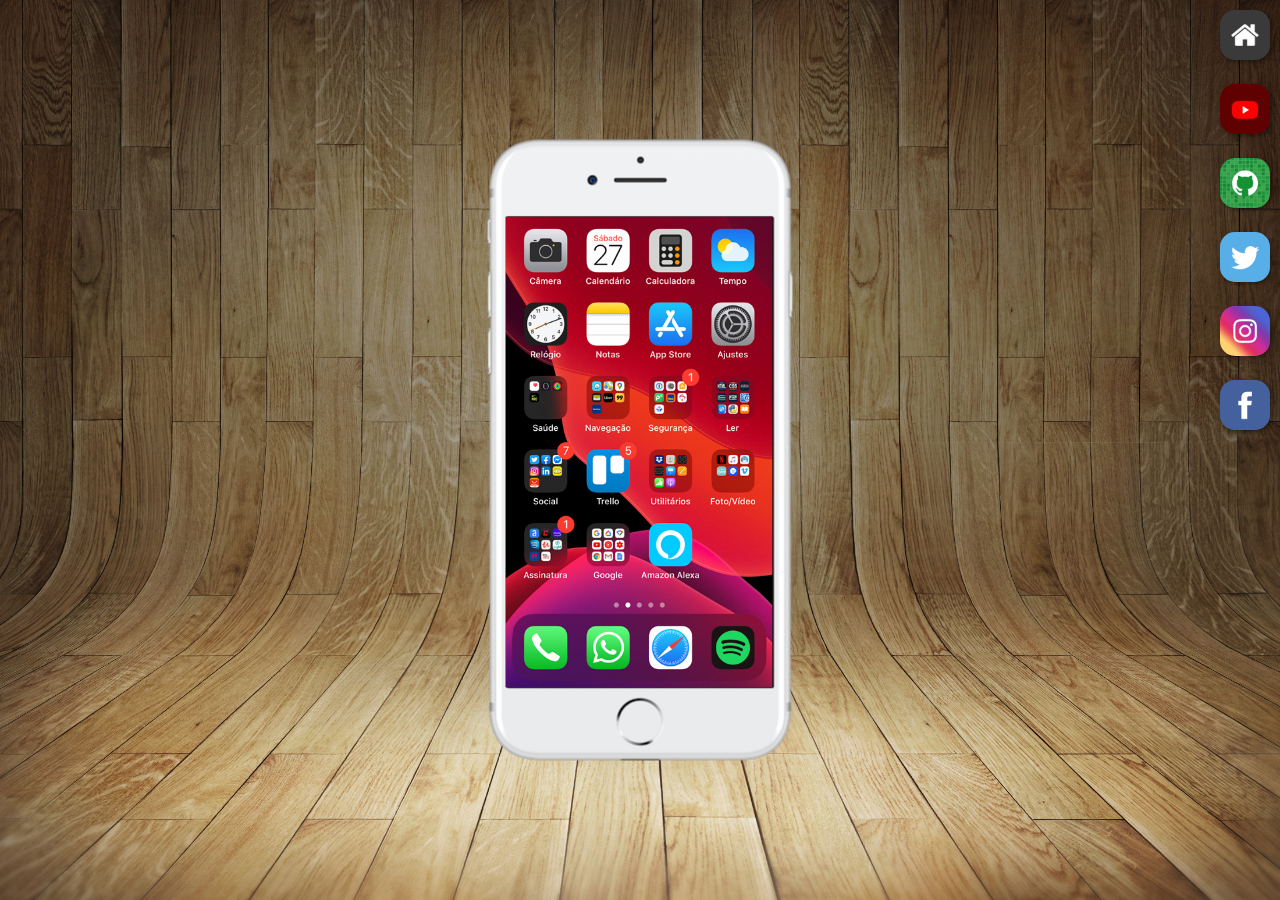
<file: index.html>
<!DOCTYPE html>
<html lang="pt-br">
<head>
    <meta charset="UTF-8">
    <meta name="viewport" content="width=device-width, initial-scale=1.0">
    <link rel="shortcut icon" href="favicon.ico" type="image/x-icon">
    <link rel="stylesheet" href="estilos/style.css">
    <title>Projetos Redes Sociais</title>
</head>
<body>
    <main>
        <section id="telefone">
            <iframe src="home.html" frameborder="0" name="tela" id="tela">Seu navegador nao é compativel com este recurso.</iframe>

        </section>
        <section id="redes-sociais">
            <a href=""><img src="imagens/logo-home.jpg" alt=""></a> <br>
            <a href="youtube.html"><img src="imagens/logo-youtube.jpg" alt=""></a> <br>
            <a href=""><img src="imagens/logo-github.jpg" alt=""></a> <br>
            <a href=""><img src="imagens/logo-twitter.jpg" alt=""></a> <br>
            <a href=""><img src="imagens/logo-instagram.jpg" alt=""></a> <br>
            <a href=""><img src="imagens/logo-facebook.jpg" alt=""></a>
        </section>
    </main>
</body>
</html>
</file>
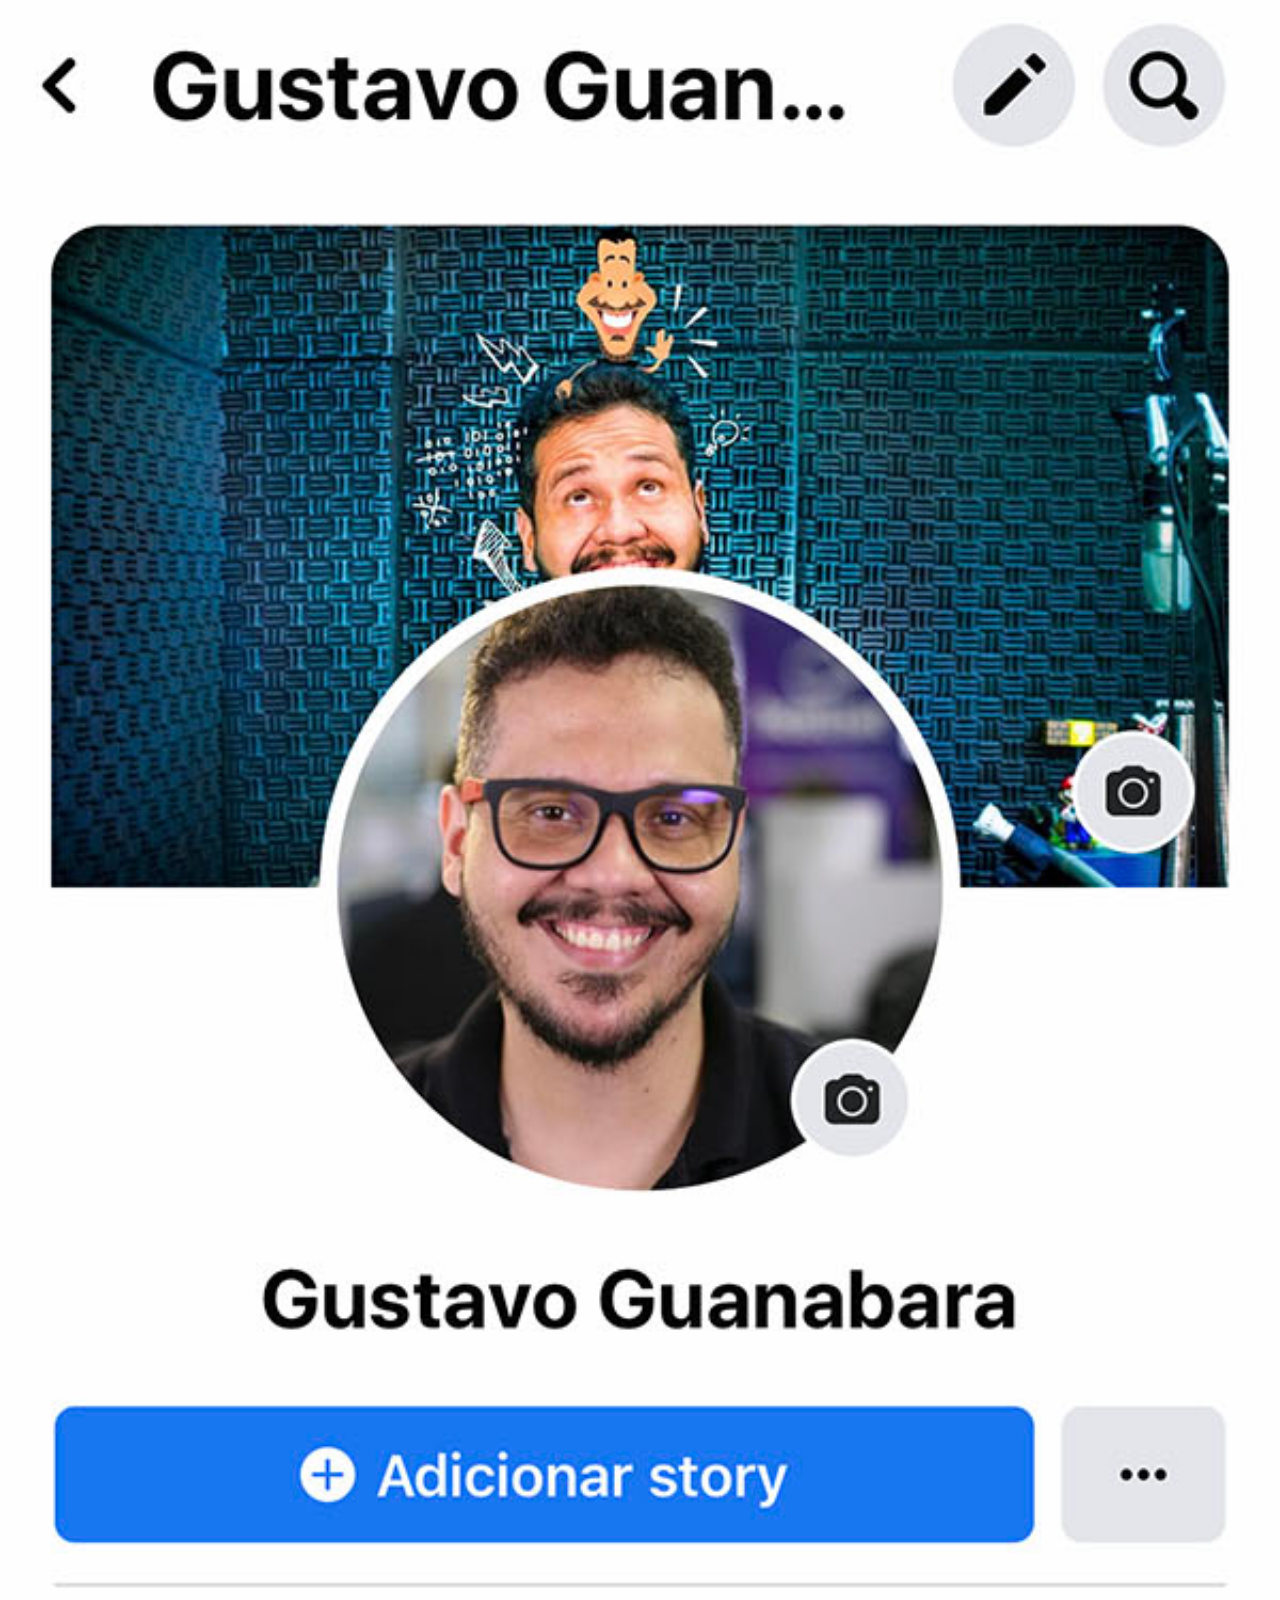
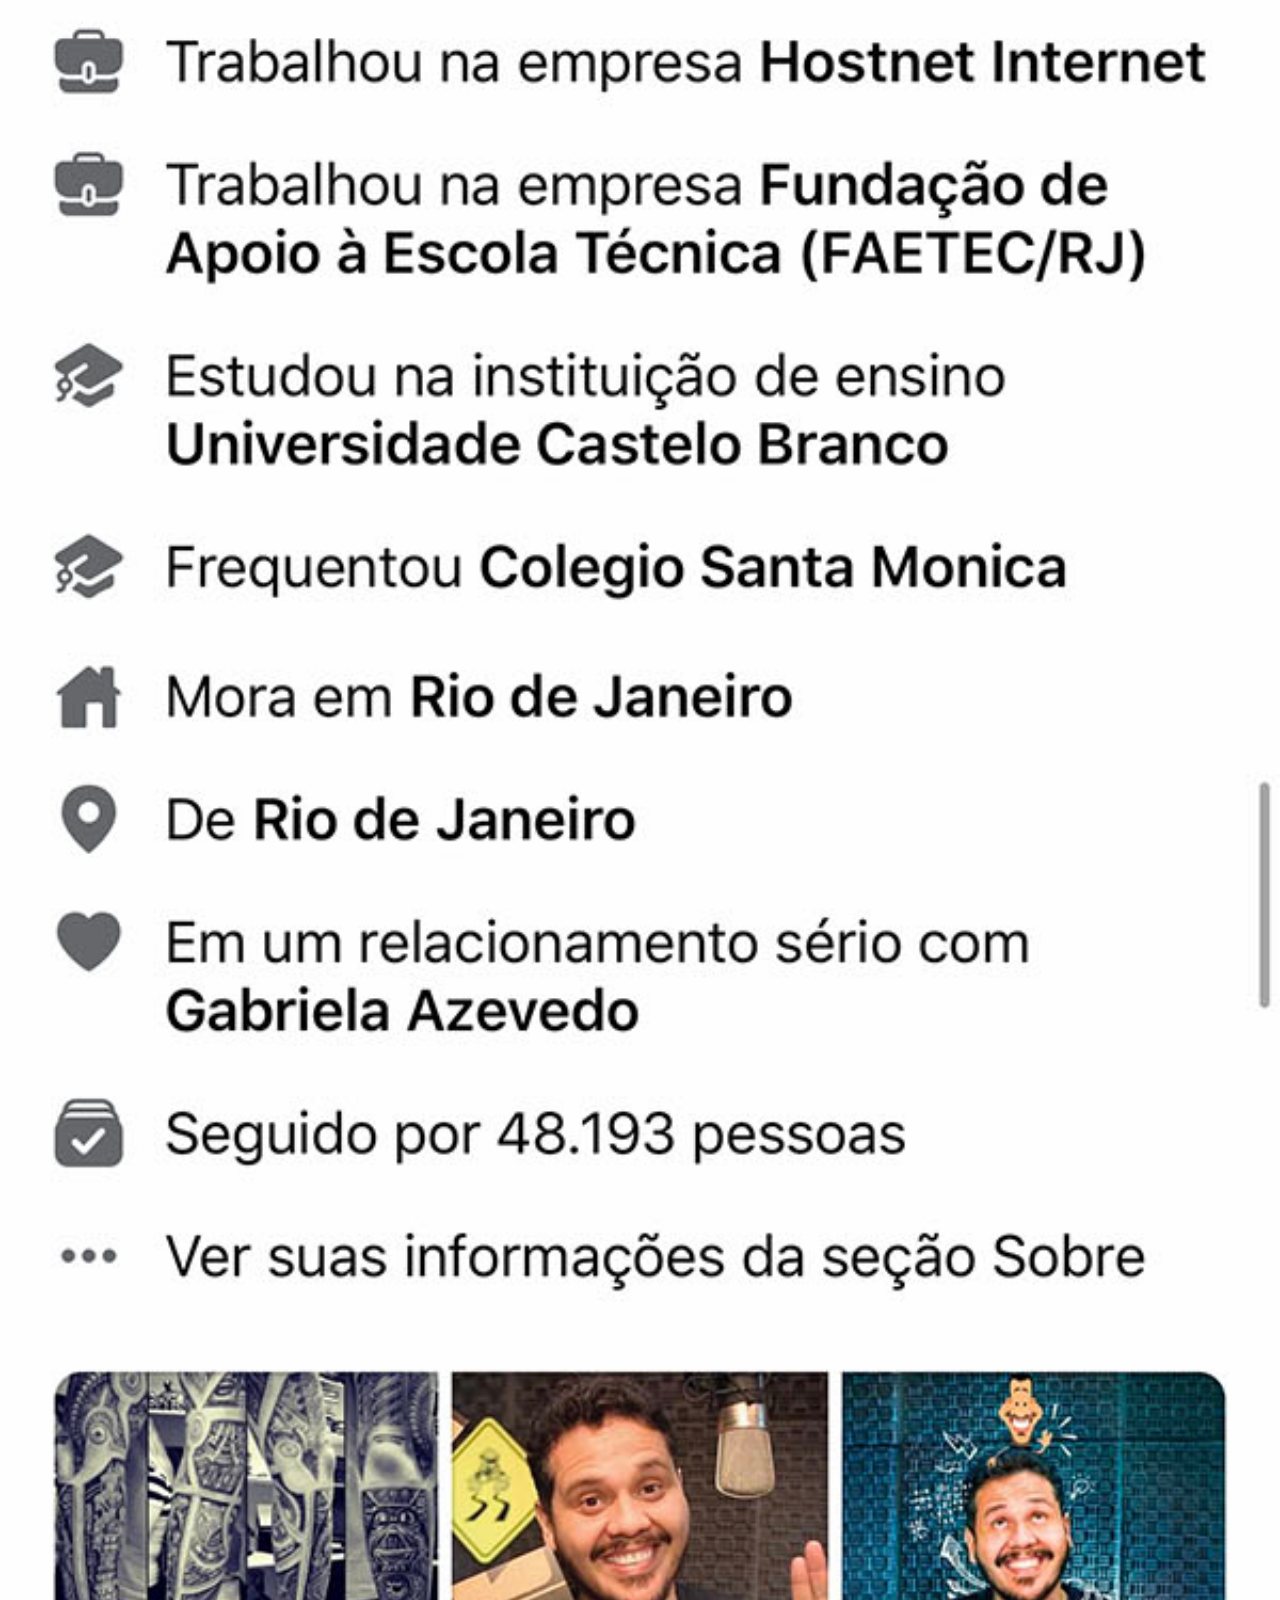
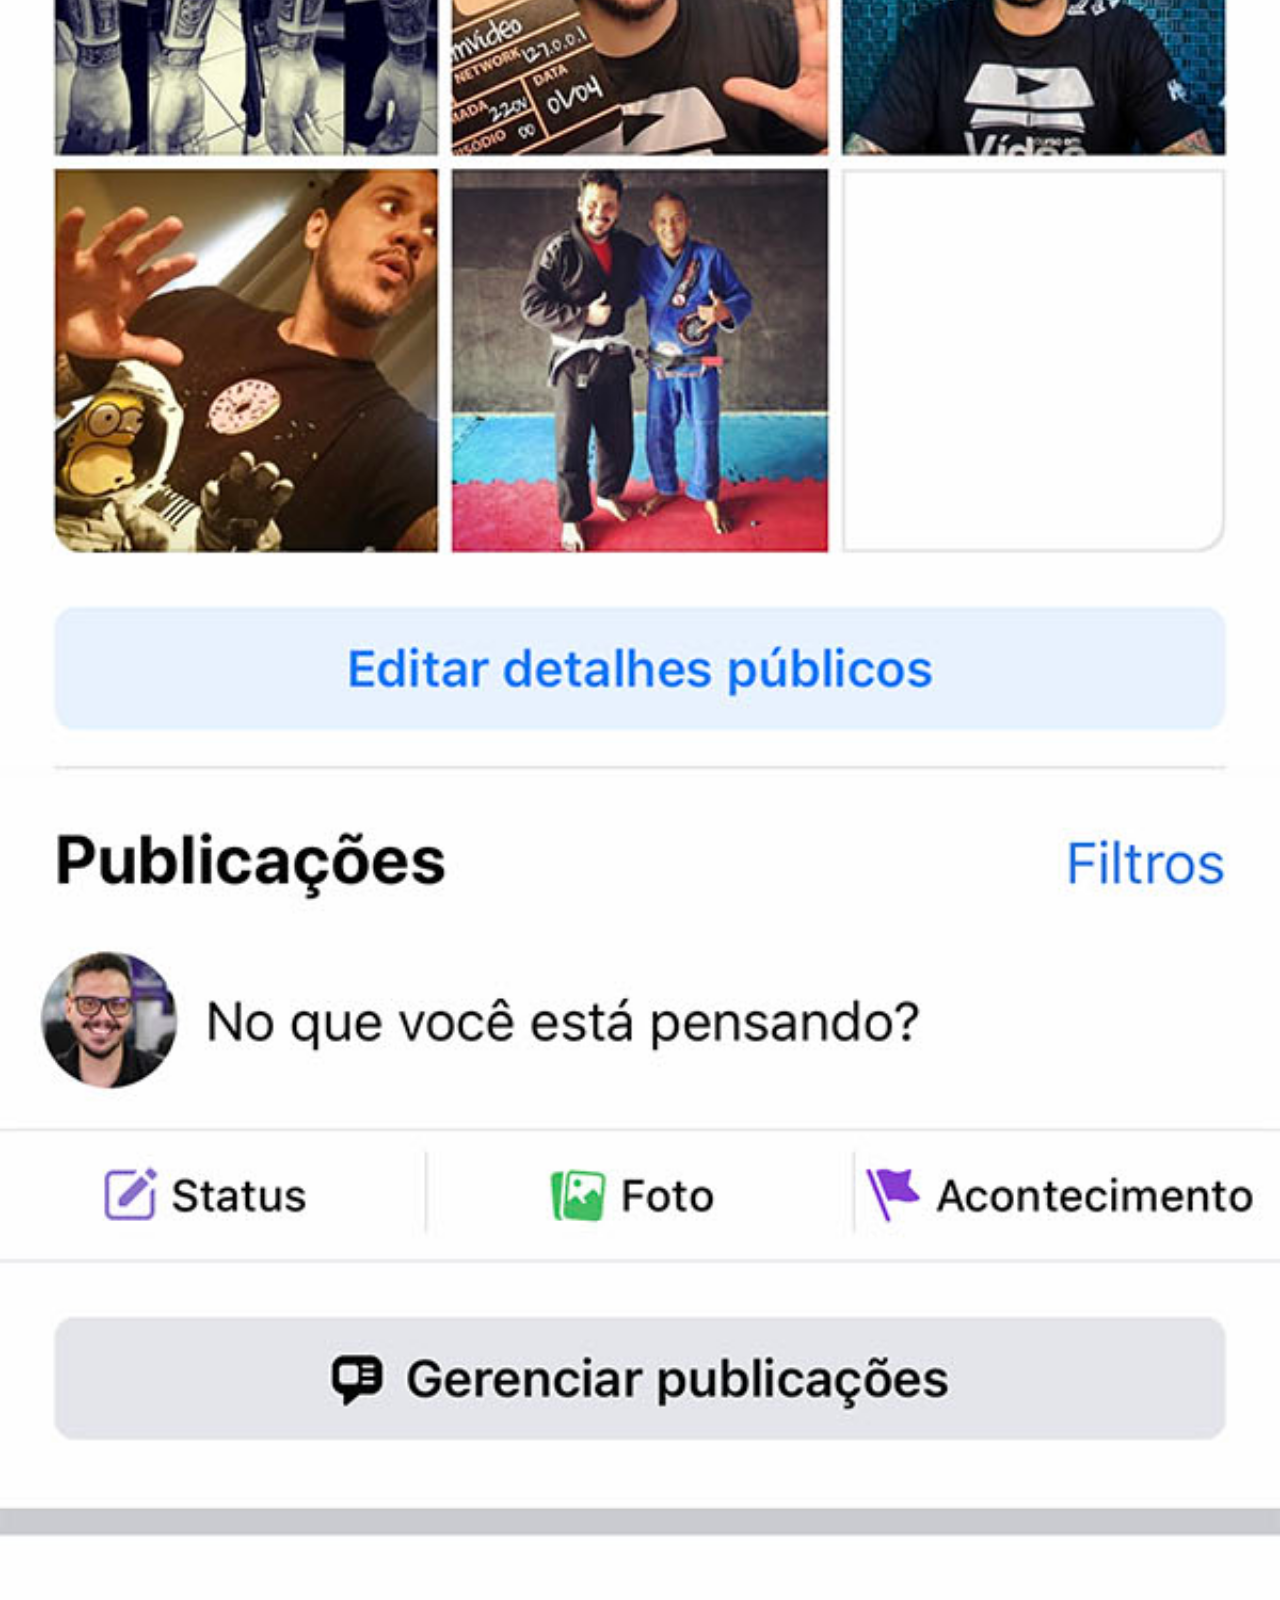
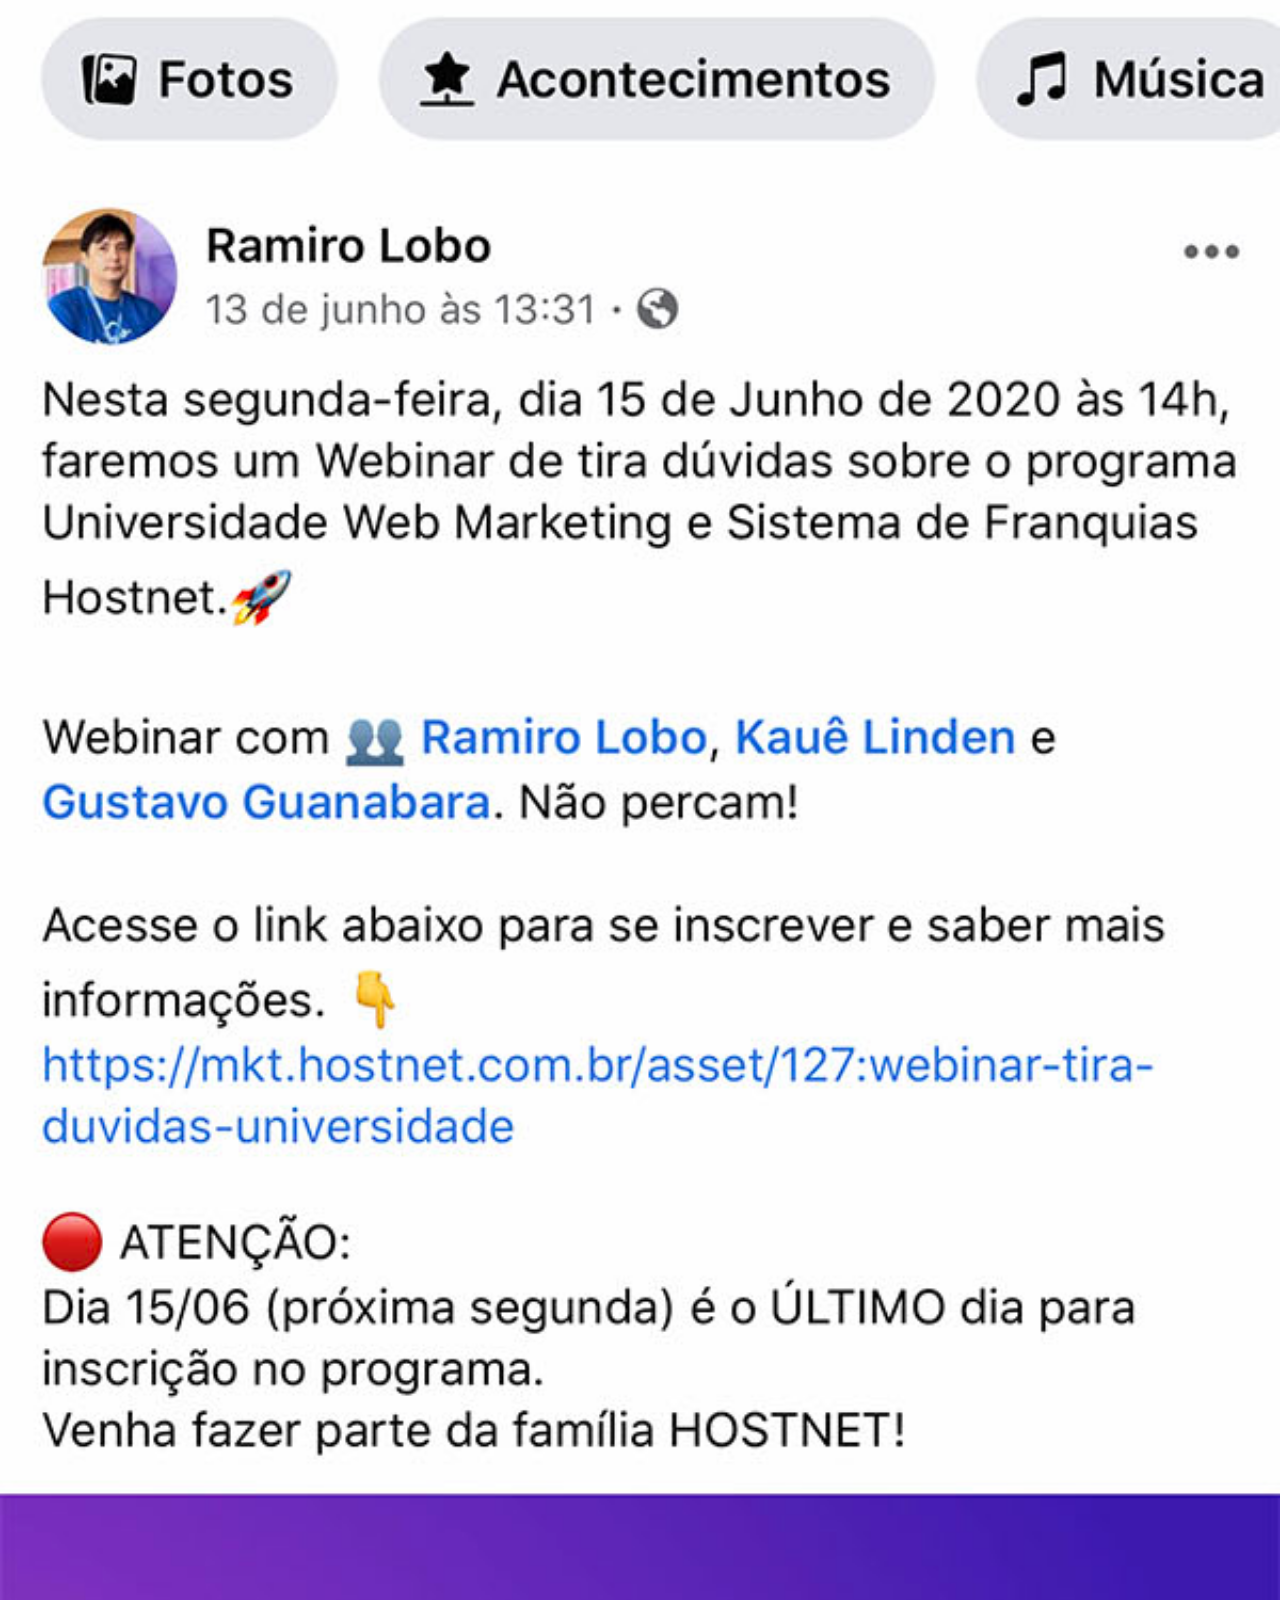
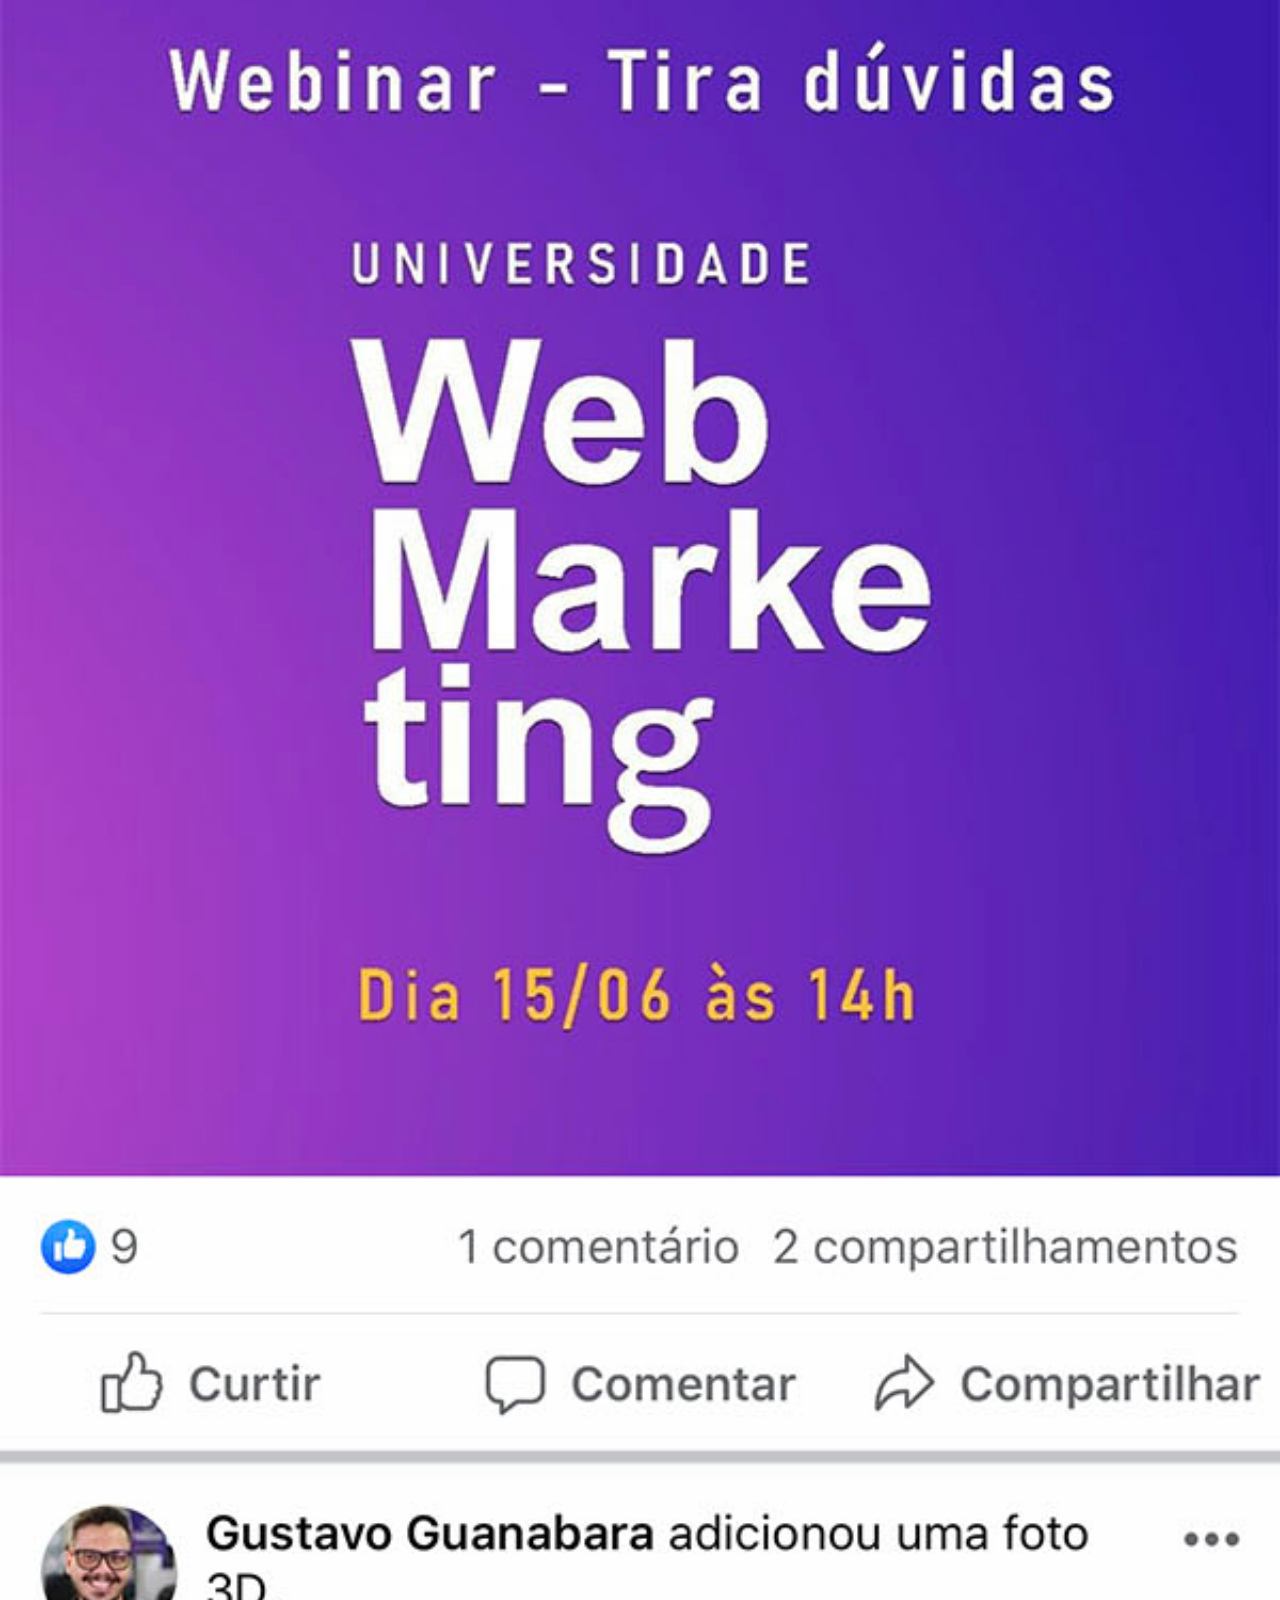
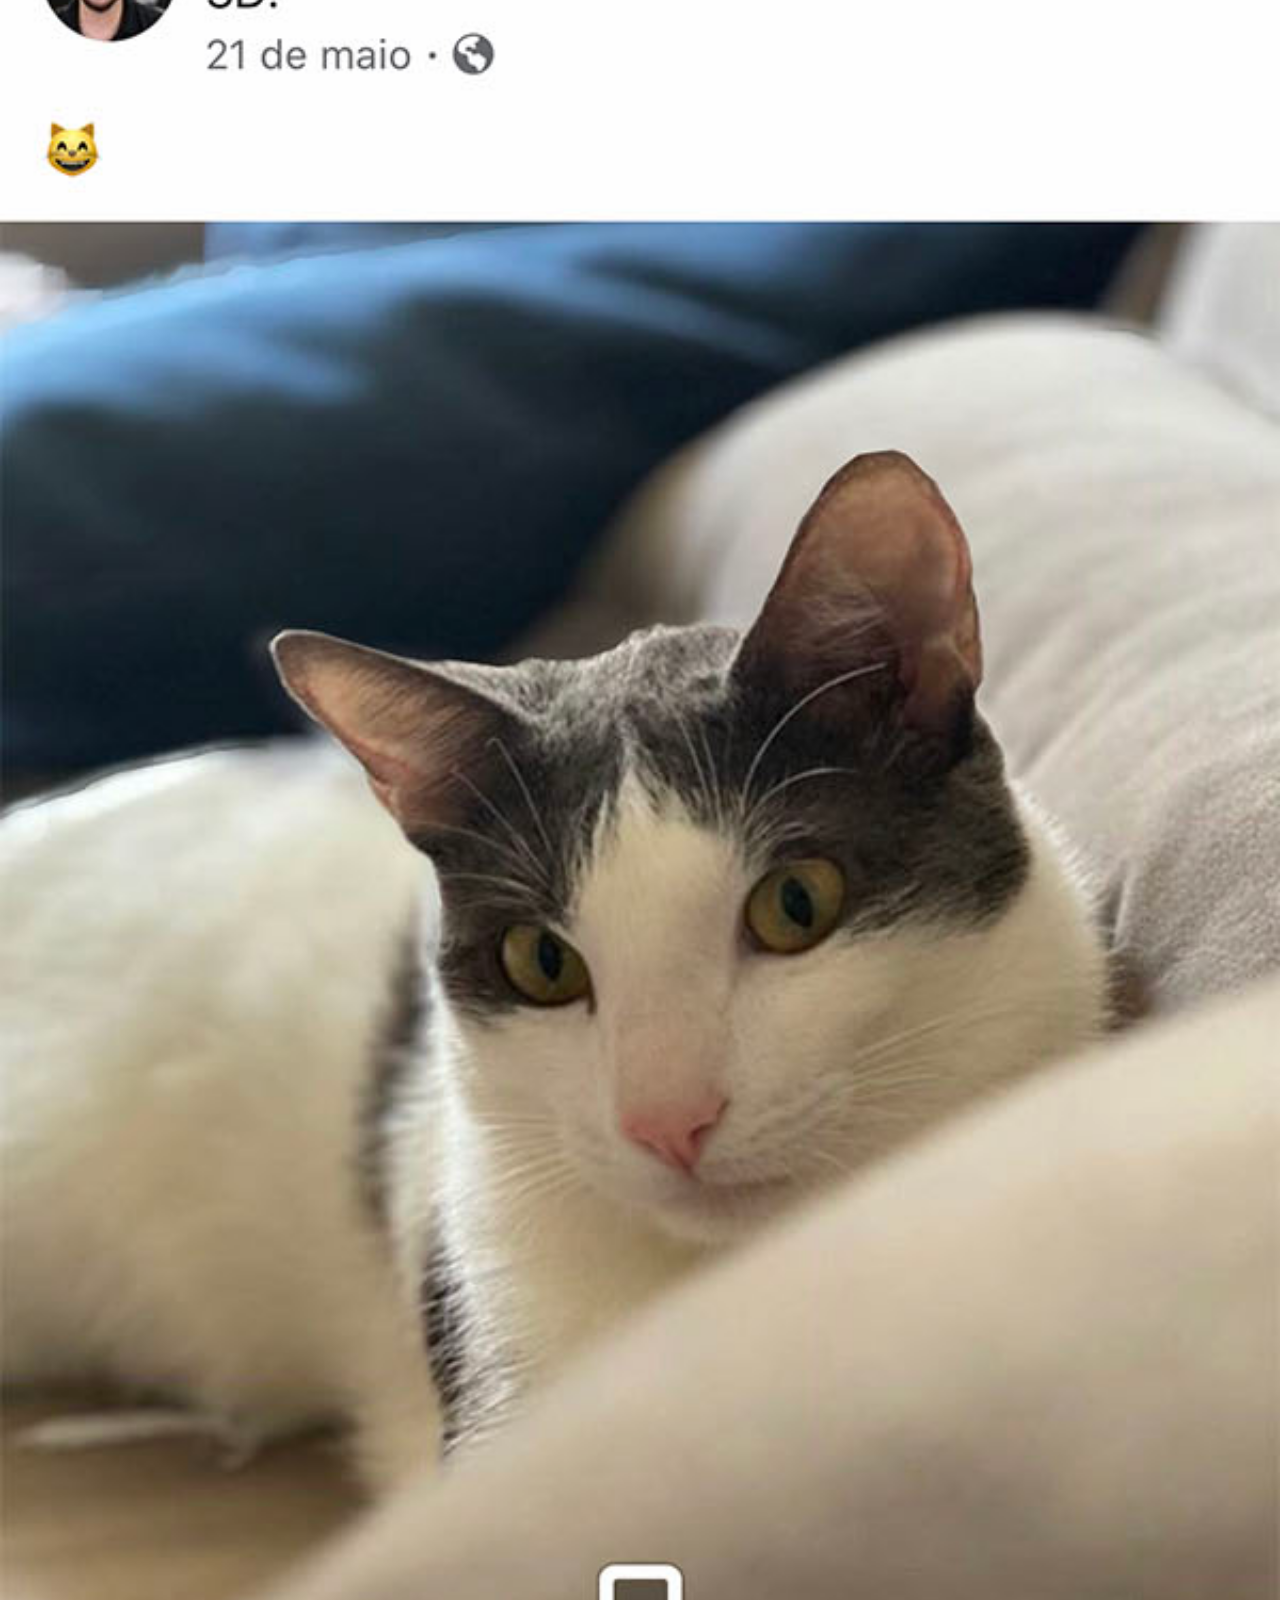
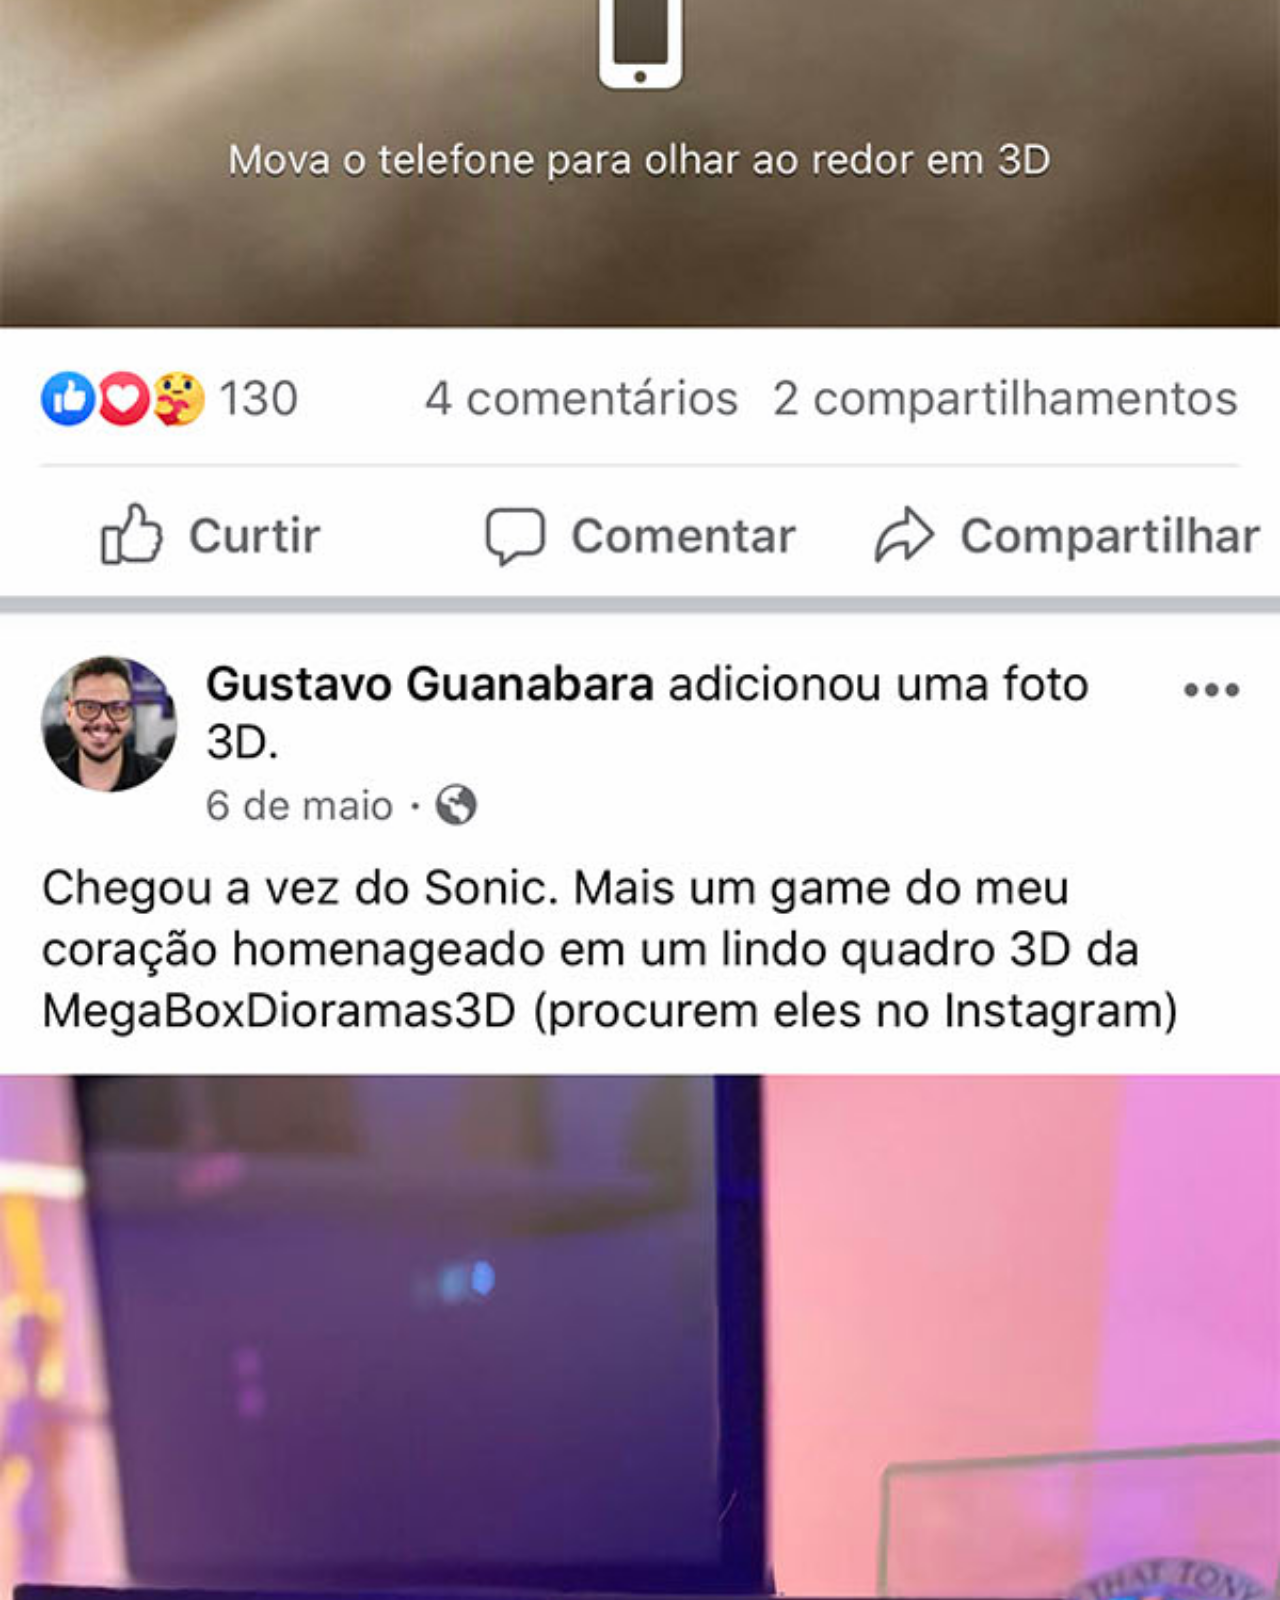
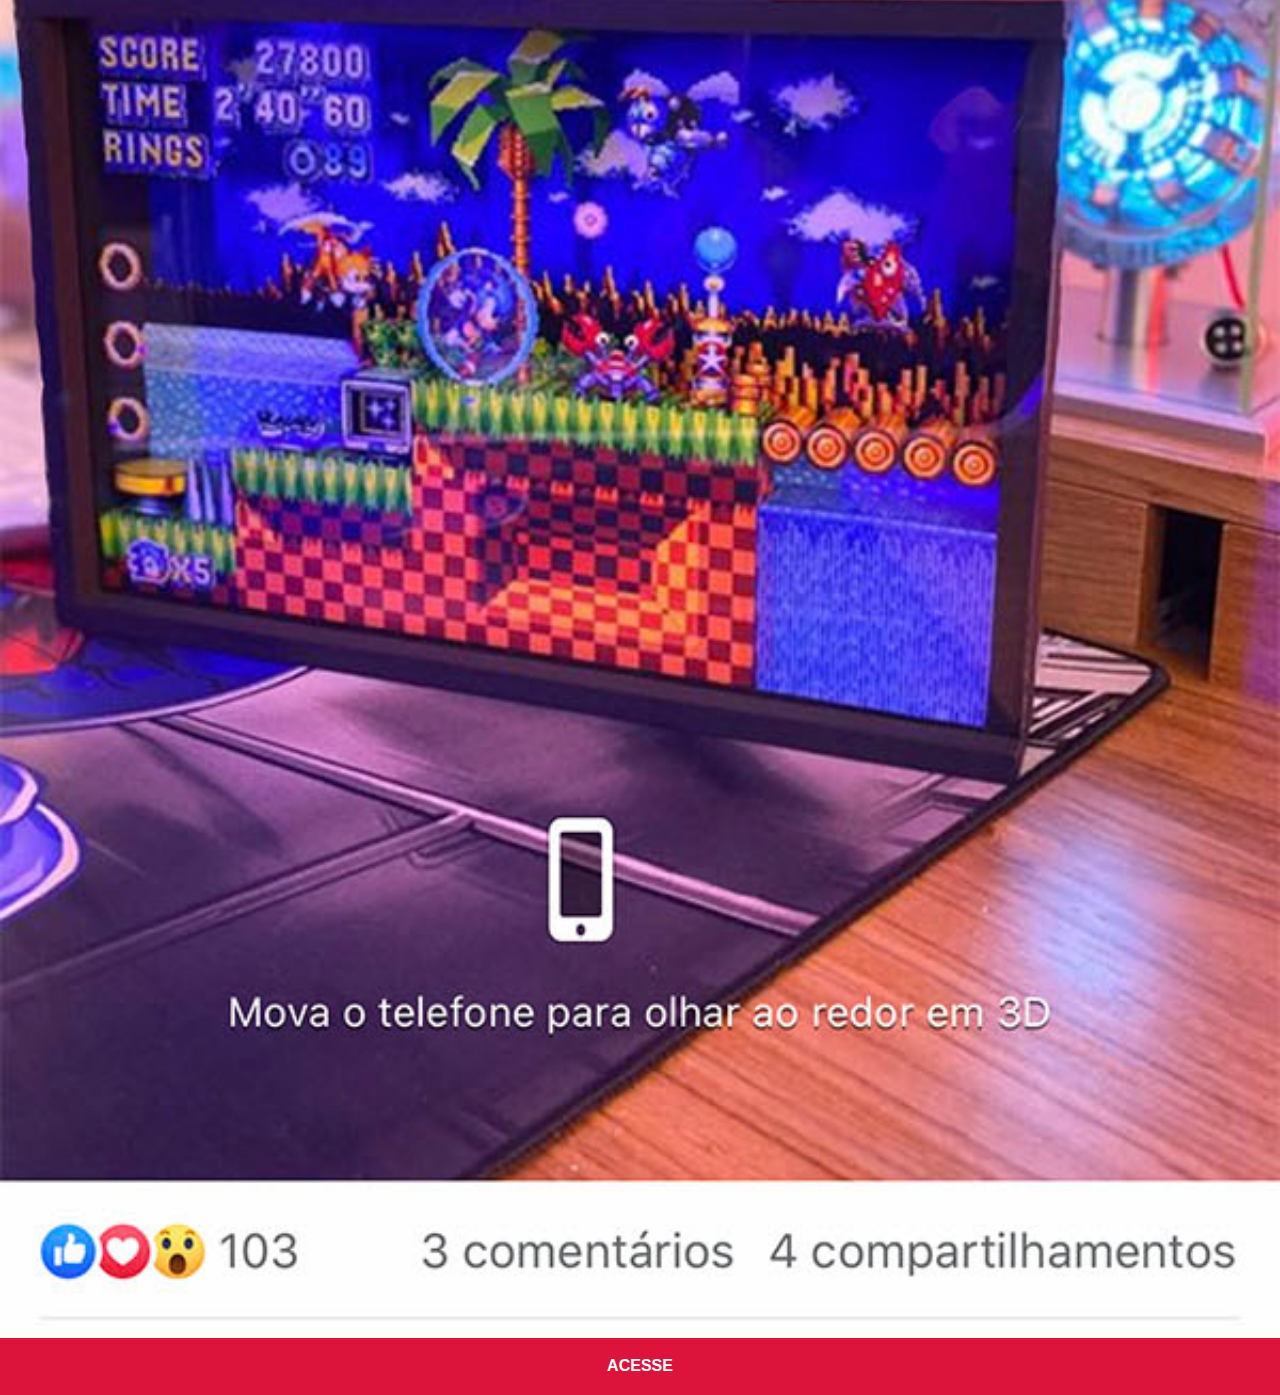
<file: facebook.html>
<!DOCTYPE html>
<html lang="pt-br">
<head>
    <meta charset="UTF-8">
    <meta name="viewport" content="width=device-width, initial-scale=1.0">
    <title>YouTube</title>
 <link rel="stylesheet" href="estilos/social.css">
    </style>
</head>
<body>
    <img src="imagens/tela-facebook.jpg" alt="Facebook">
    <a href="https://www.facebook.com/CursosEmVideo/?locale=pt_BR" target="_blank">ACESSE</a>
</body>
</html>
</file>
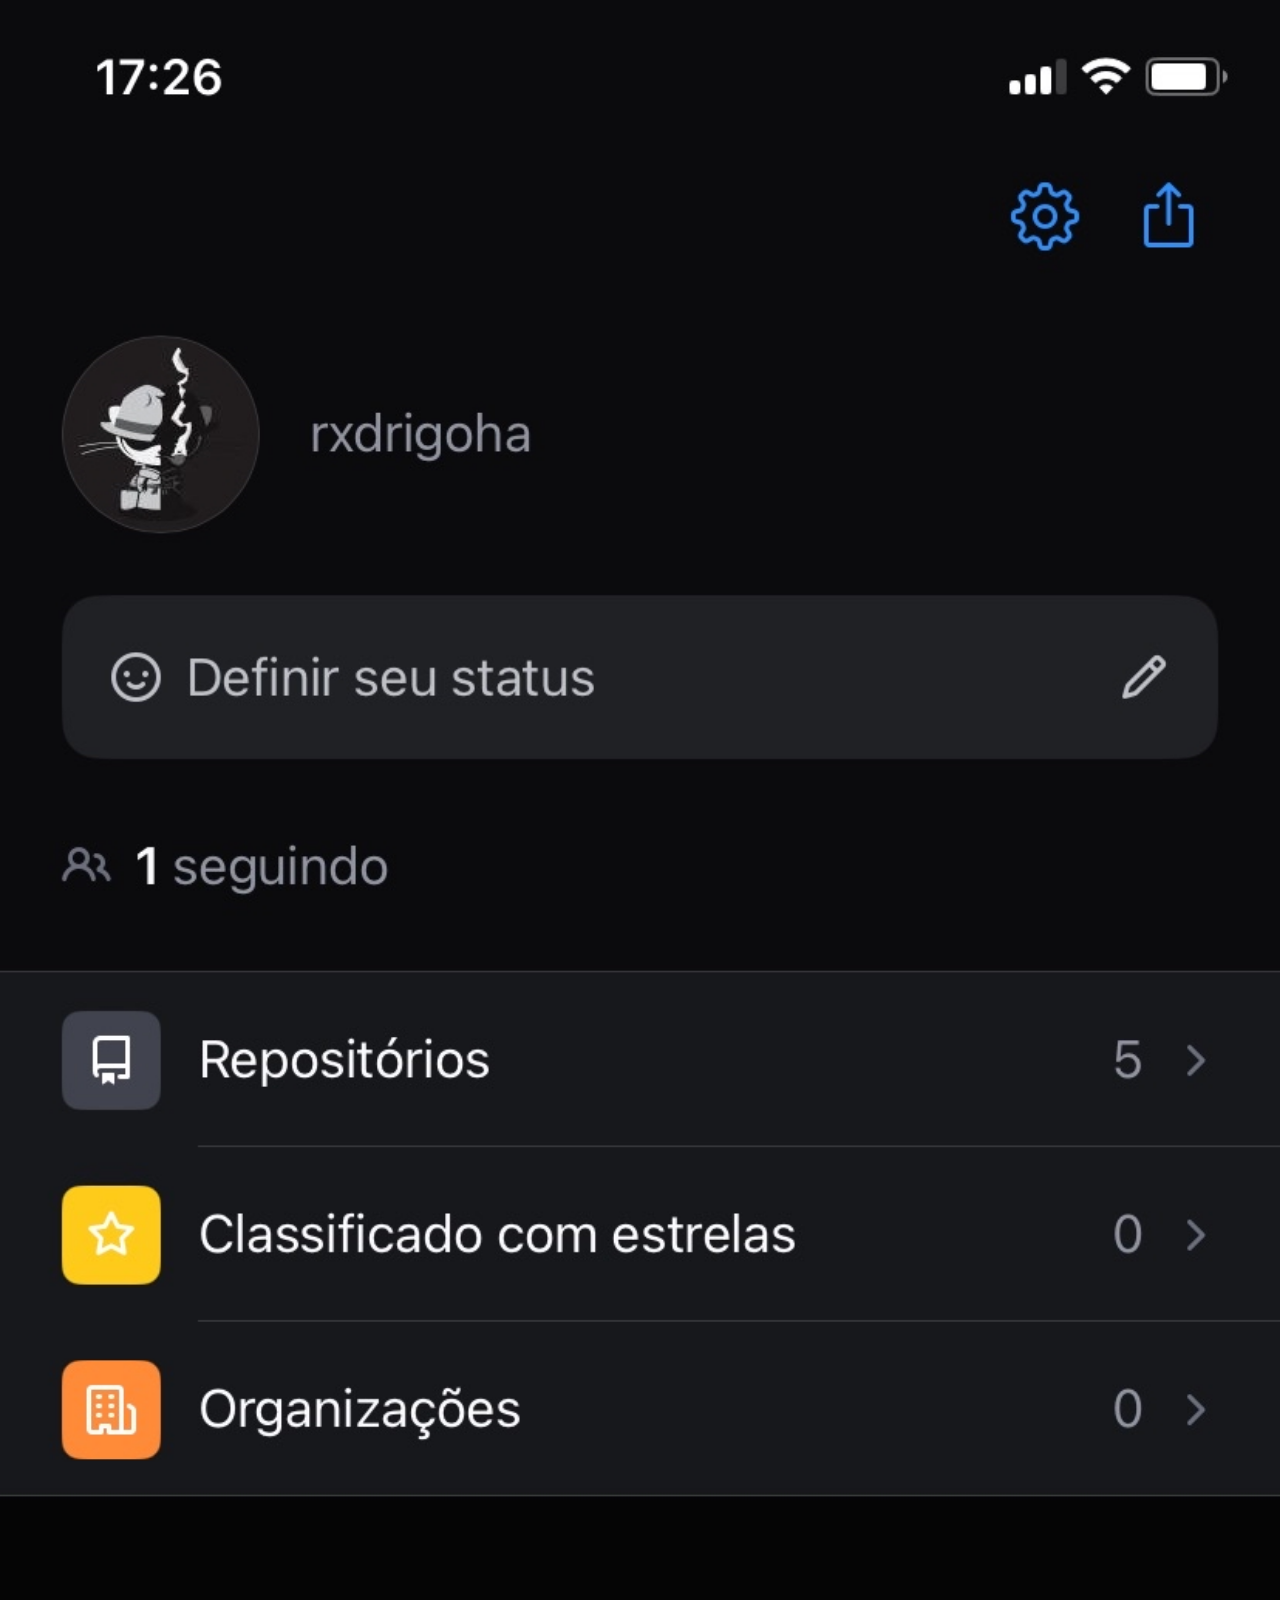
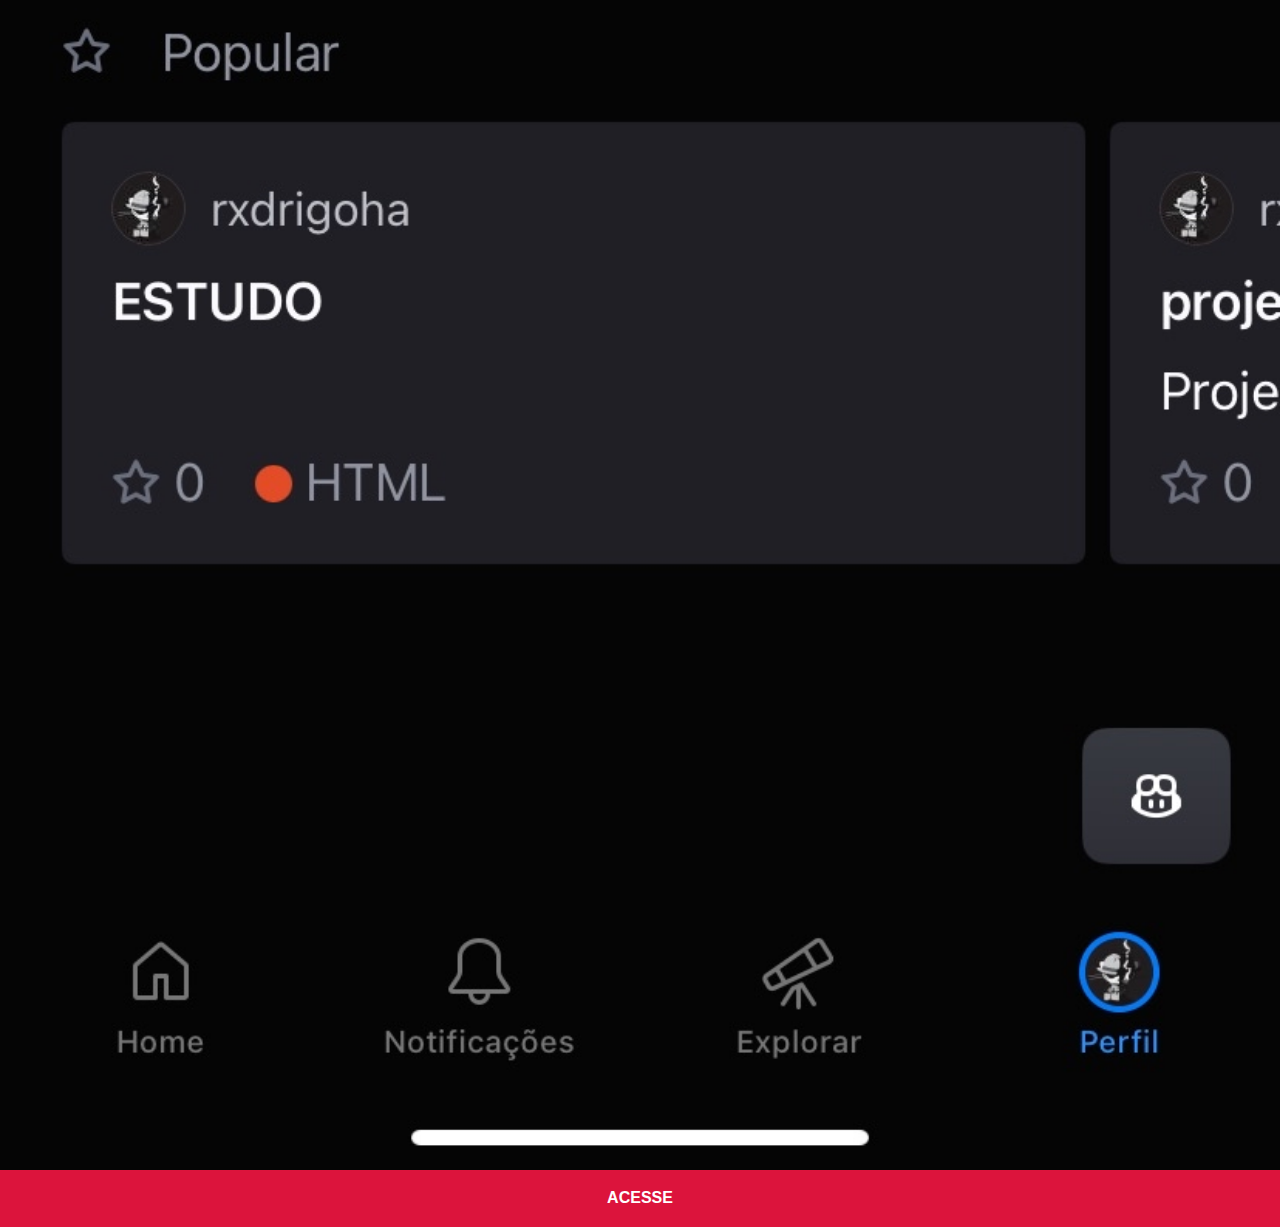
<file: github.html>
<!DOCTYPE html>
<html lang="pt-br">
<head>
    <meta charset="UTF-8">
    <meta name="viewport" content="width=device-width, initial-scale=1.0">
    <title>YouTube</title>
 <link rel="stylesheet" href="estilos/social.css">
    </style>
</head>
<body>
    <img src="imagens/github.jfif" alt="GitHub">
    <a href="https://github.com/rxdrigoha" target="_blank">ACESSE</a>
</body>
</html>
</file>
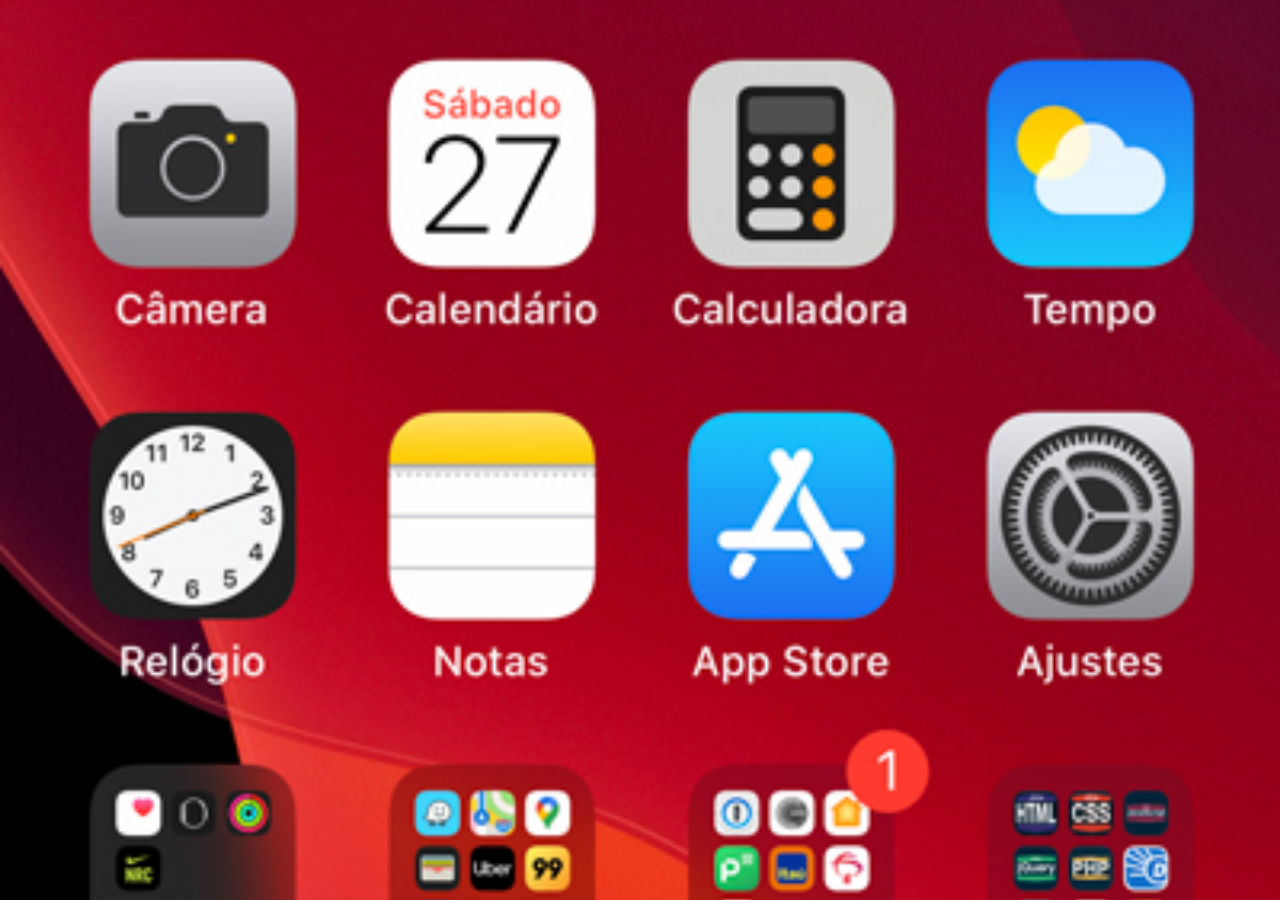
<file: home.html>
<!DOCTYPE html>
<html lang="pt-br">
<head>
    <meta charset="UTF-8">
    <meta name="viewport" content="width=device-width, initial-scale=1.0">
    <title>home</title>
    <style>
        * {margin: 0px; padding: 0px;}

        body {width: 100px; height: 100px; background: black url('imagens/tela-home.jpg')no-repeat top center; background-size: cover   ;}

    </style>
</head>
<body>
    
</body>
</html>
</file>
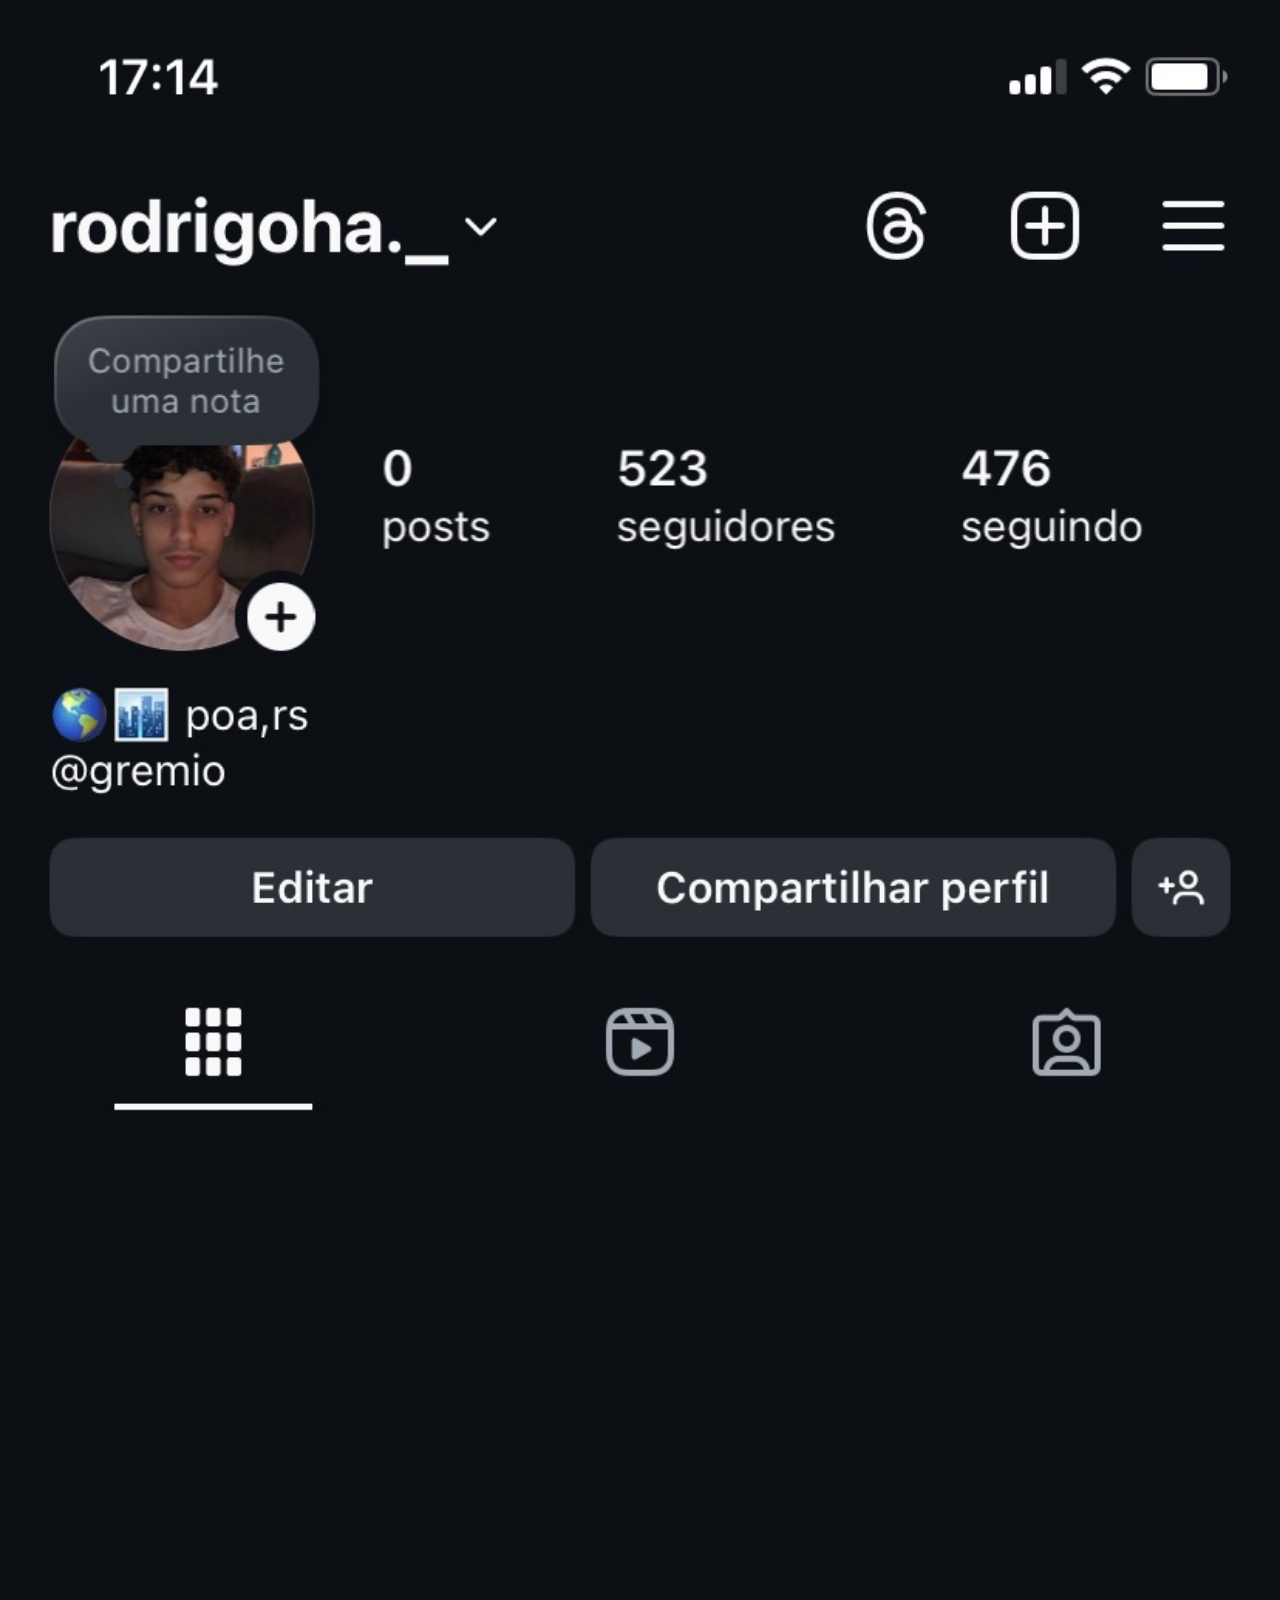
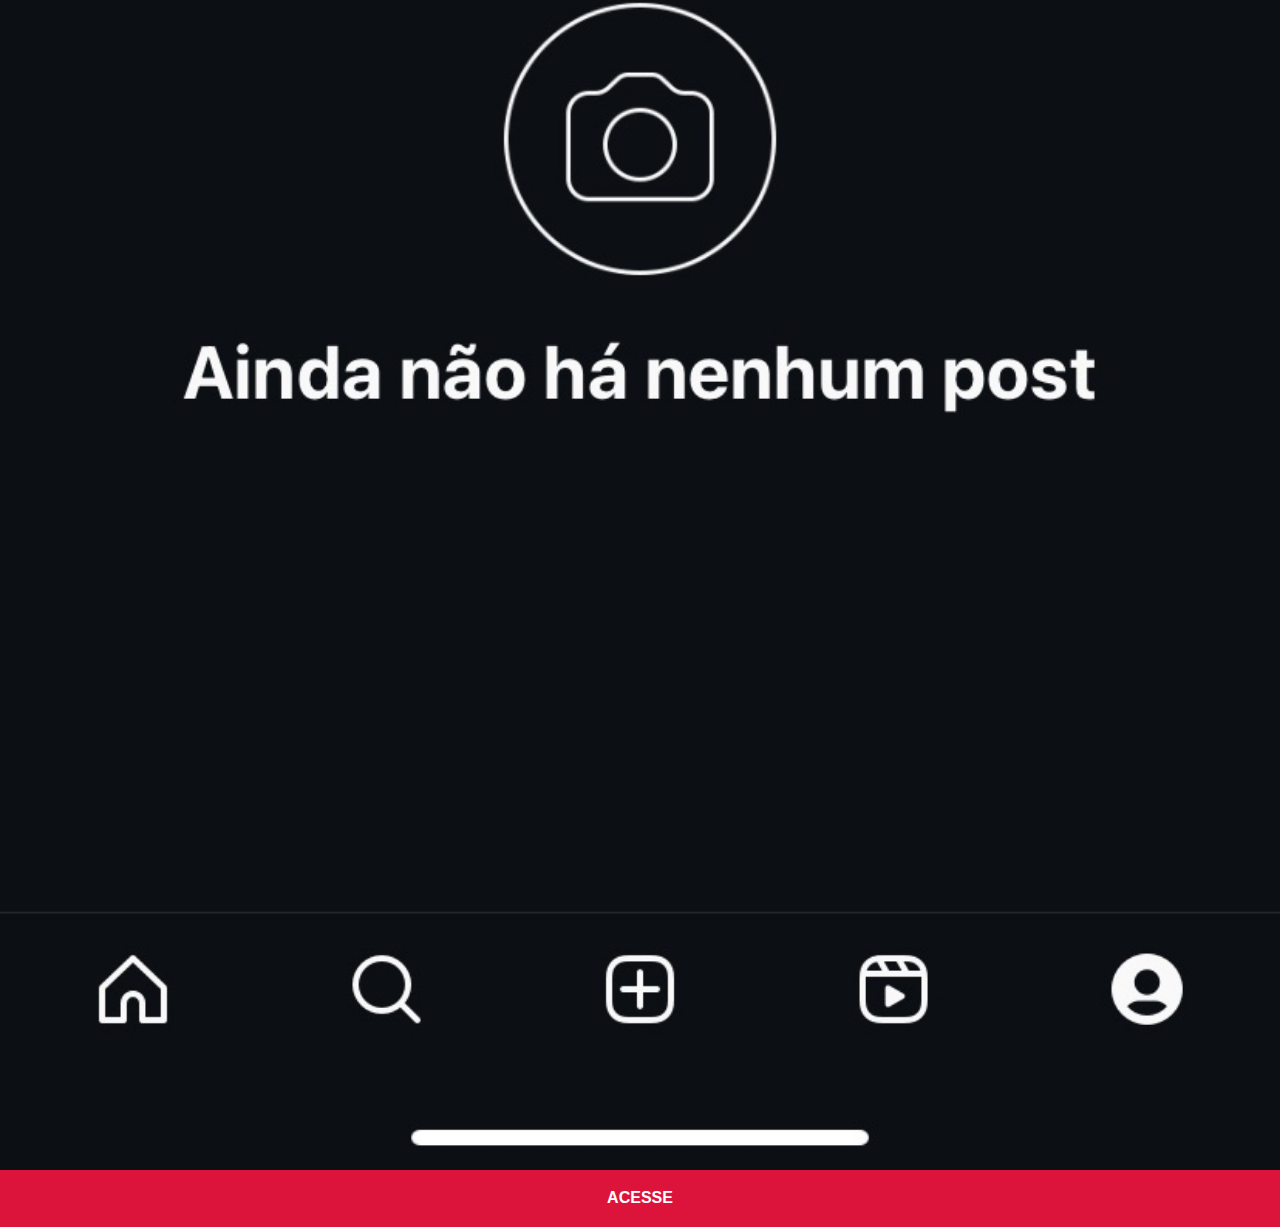
<file: instagram.html>
<!DOCTYPE html>
<html lang="pt-br">
<head>
    <meta charset="UTF-8">
    <meta name="viewport" content="width=device-width, initial-scale=1.0">
    <title>YouTube</title>
 <link rel="stylesheet" href="estilos/social.css">
    </style>
</head>
<body>
    <img src="imagens/instagram.jfif" alt="Instagram">
    <a href="https://www.instagram.com/rodrigoha._/" target="_blank">ACESSE</a>
</body>
</html>
</file>
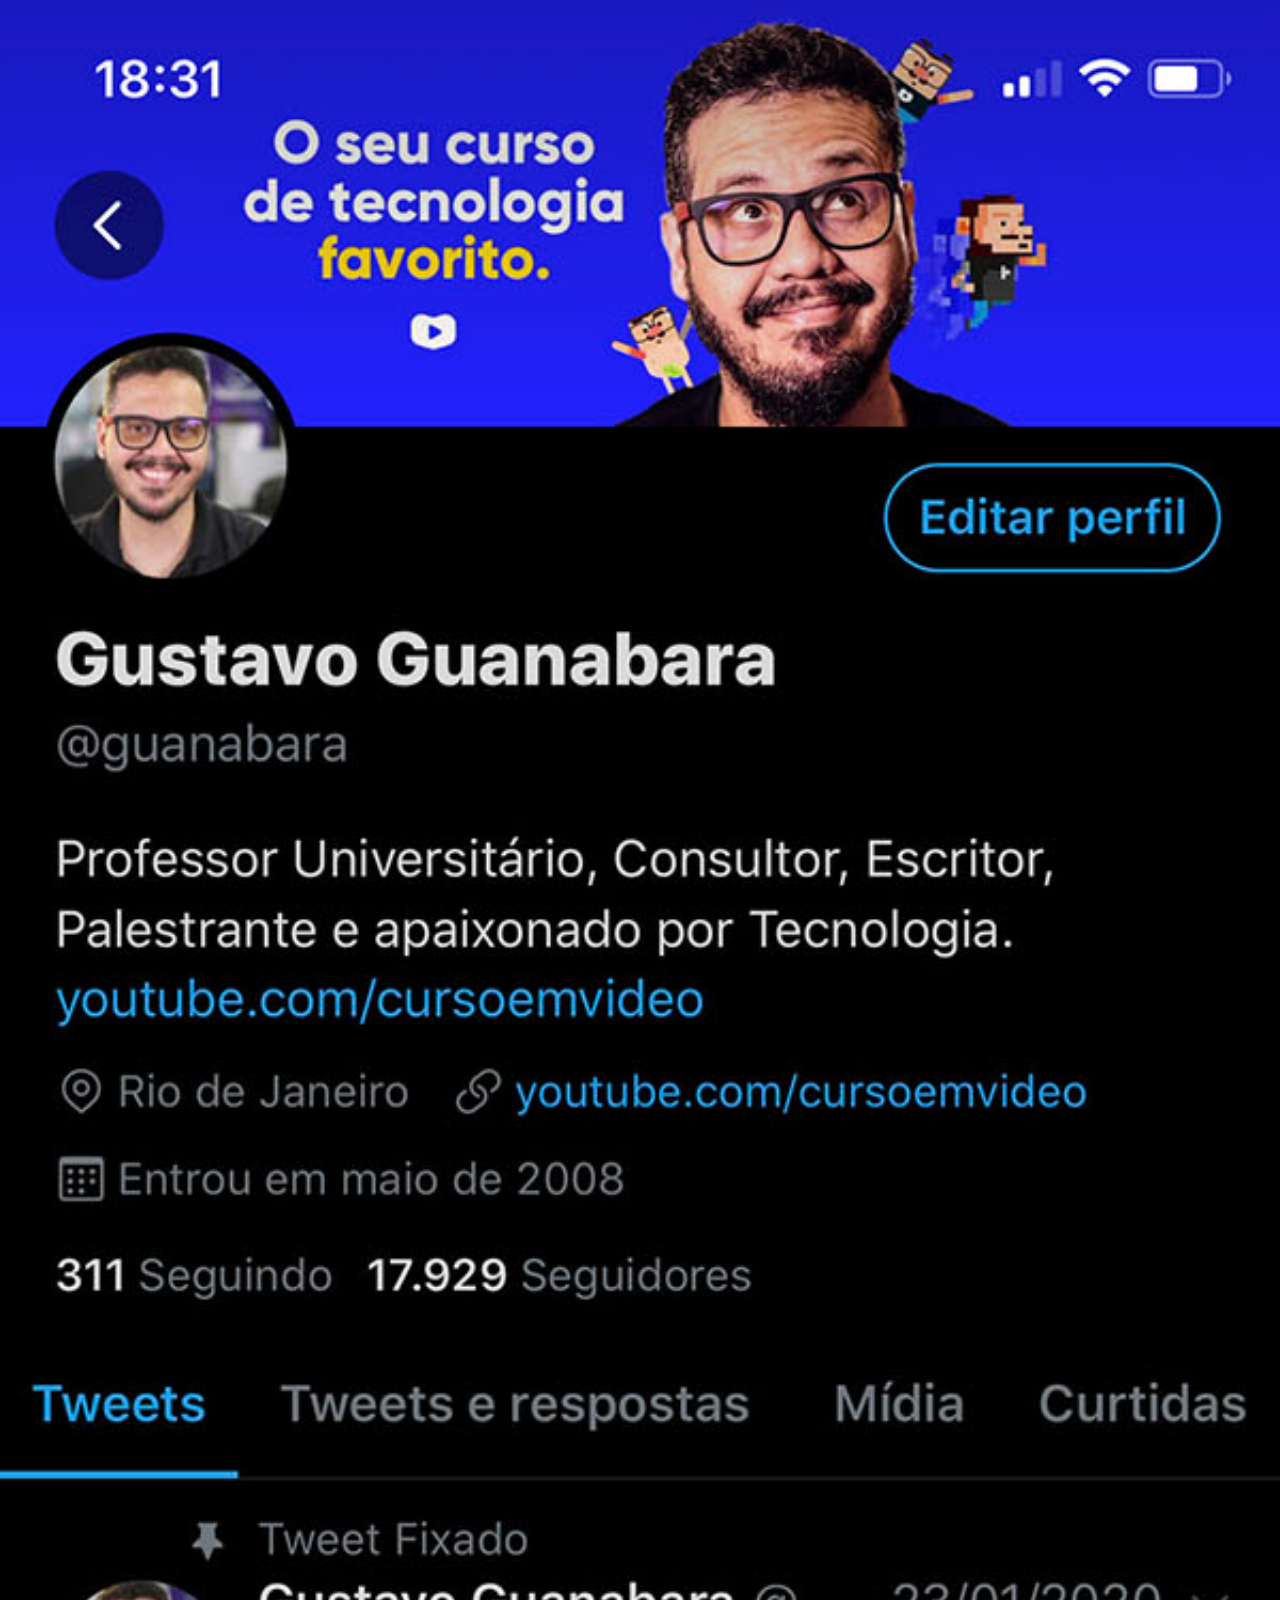
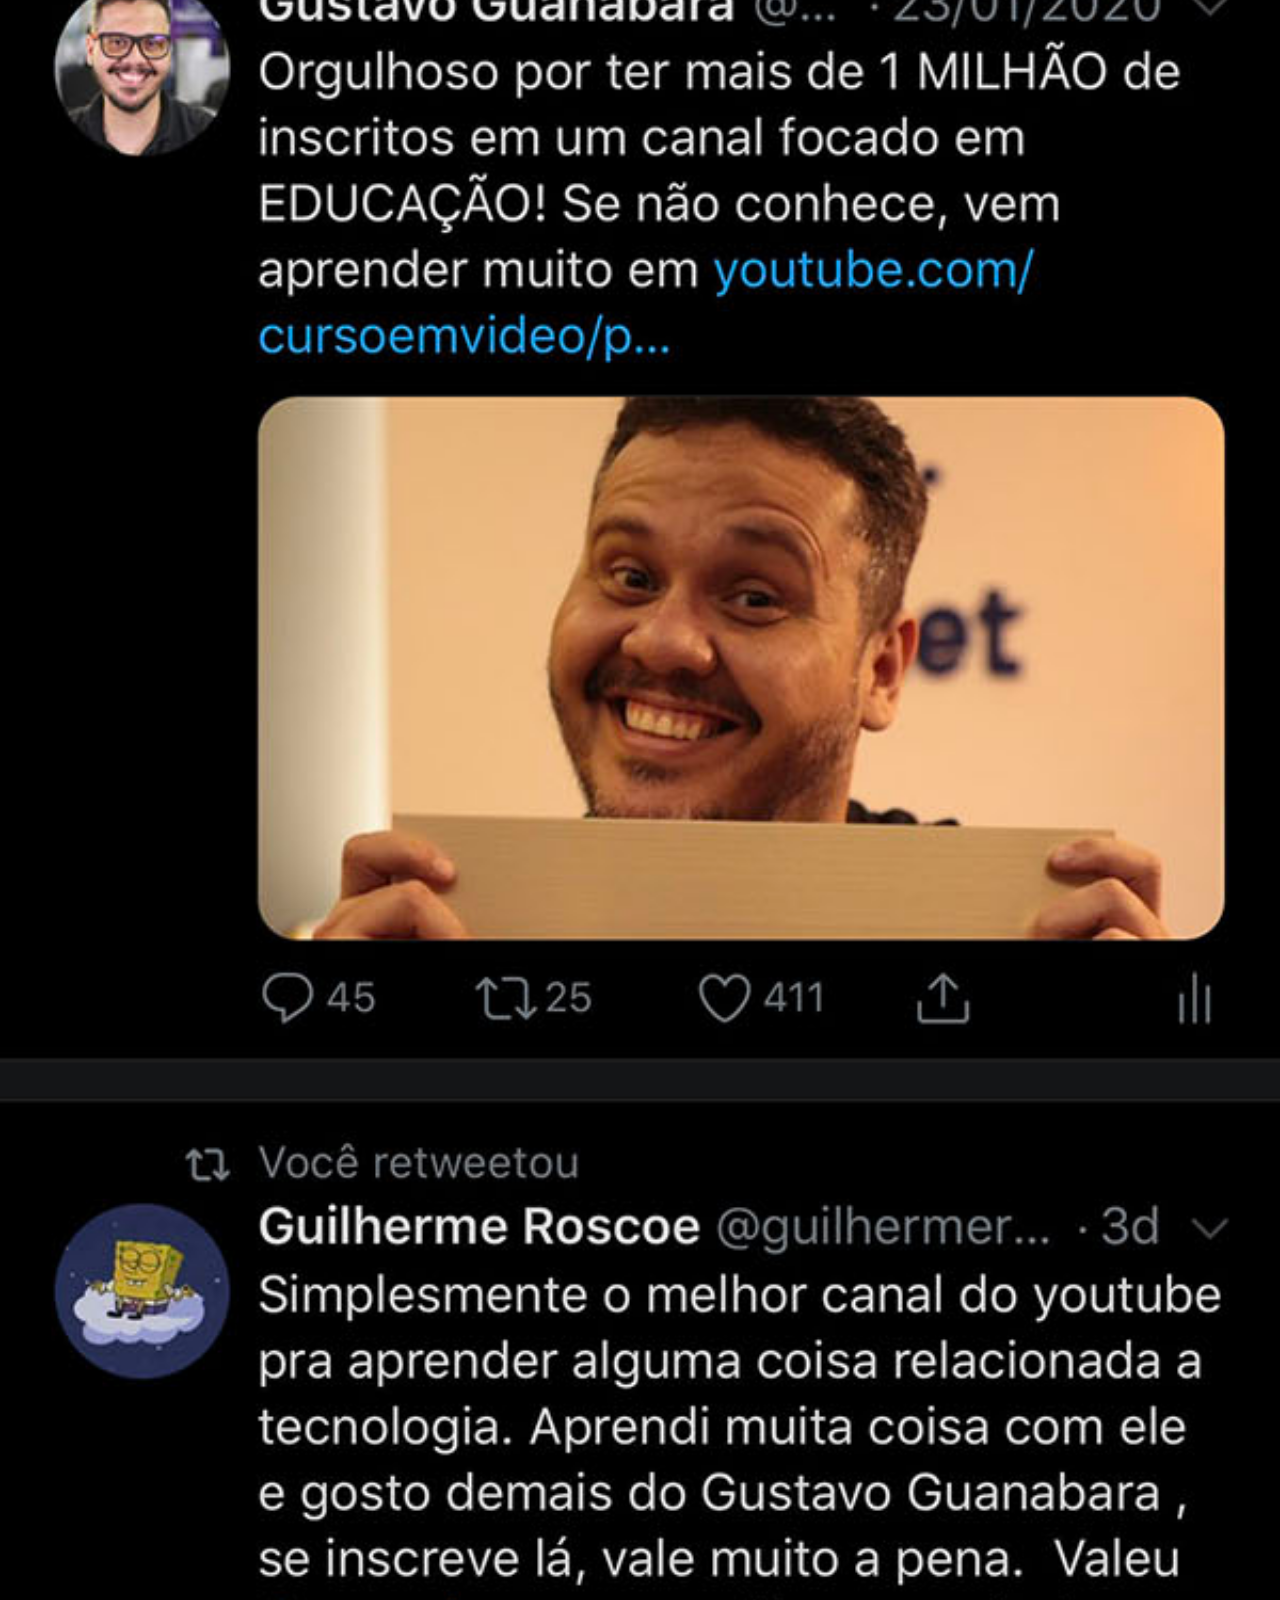
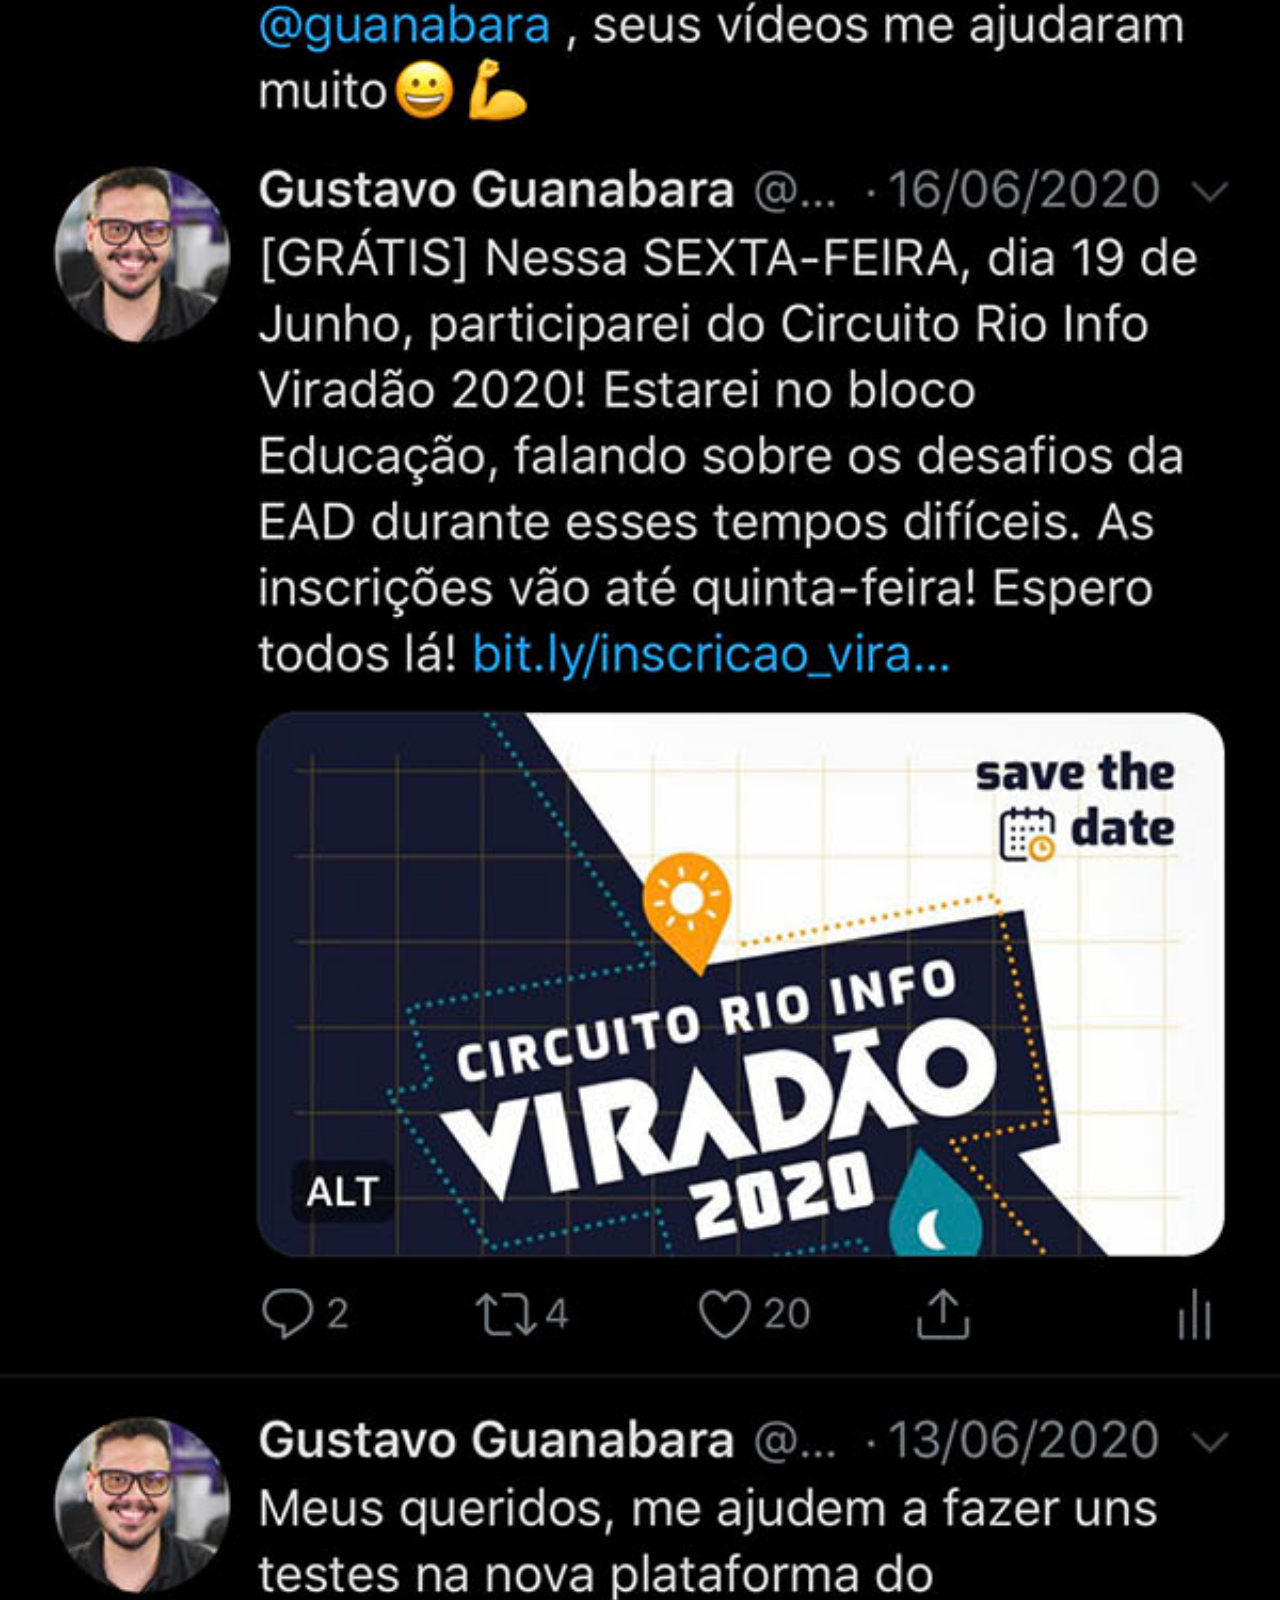
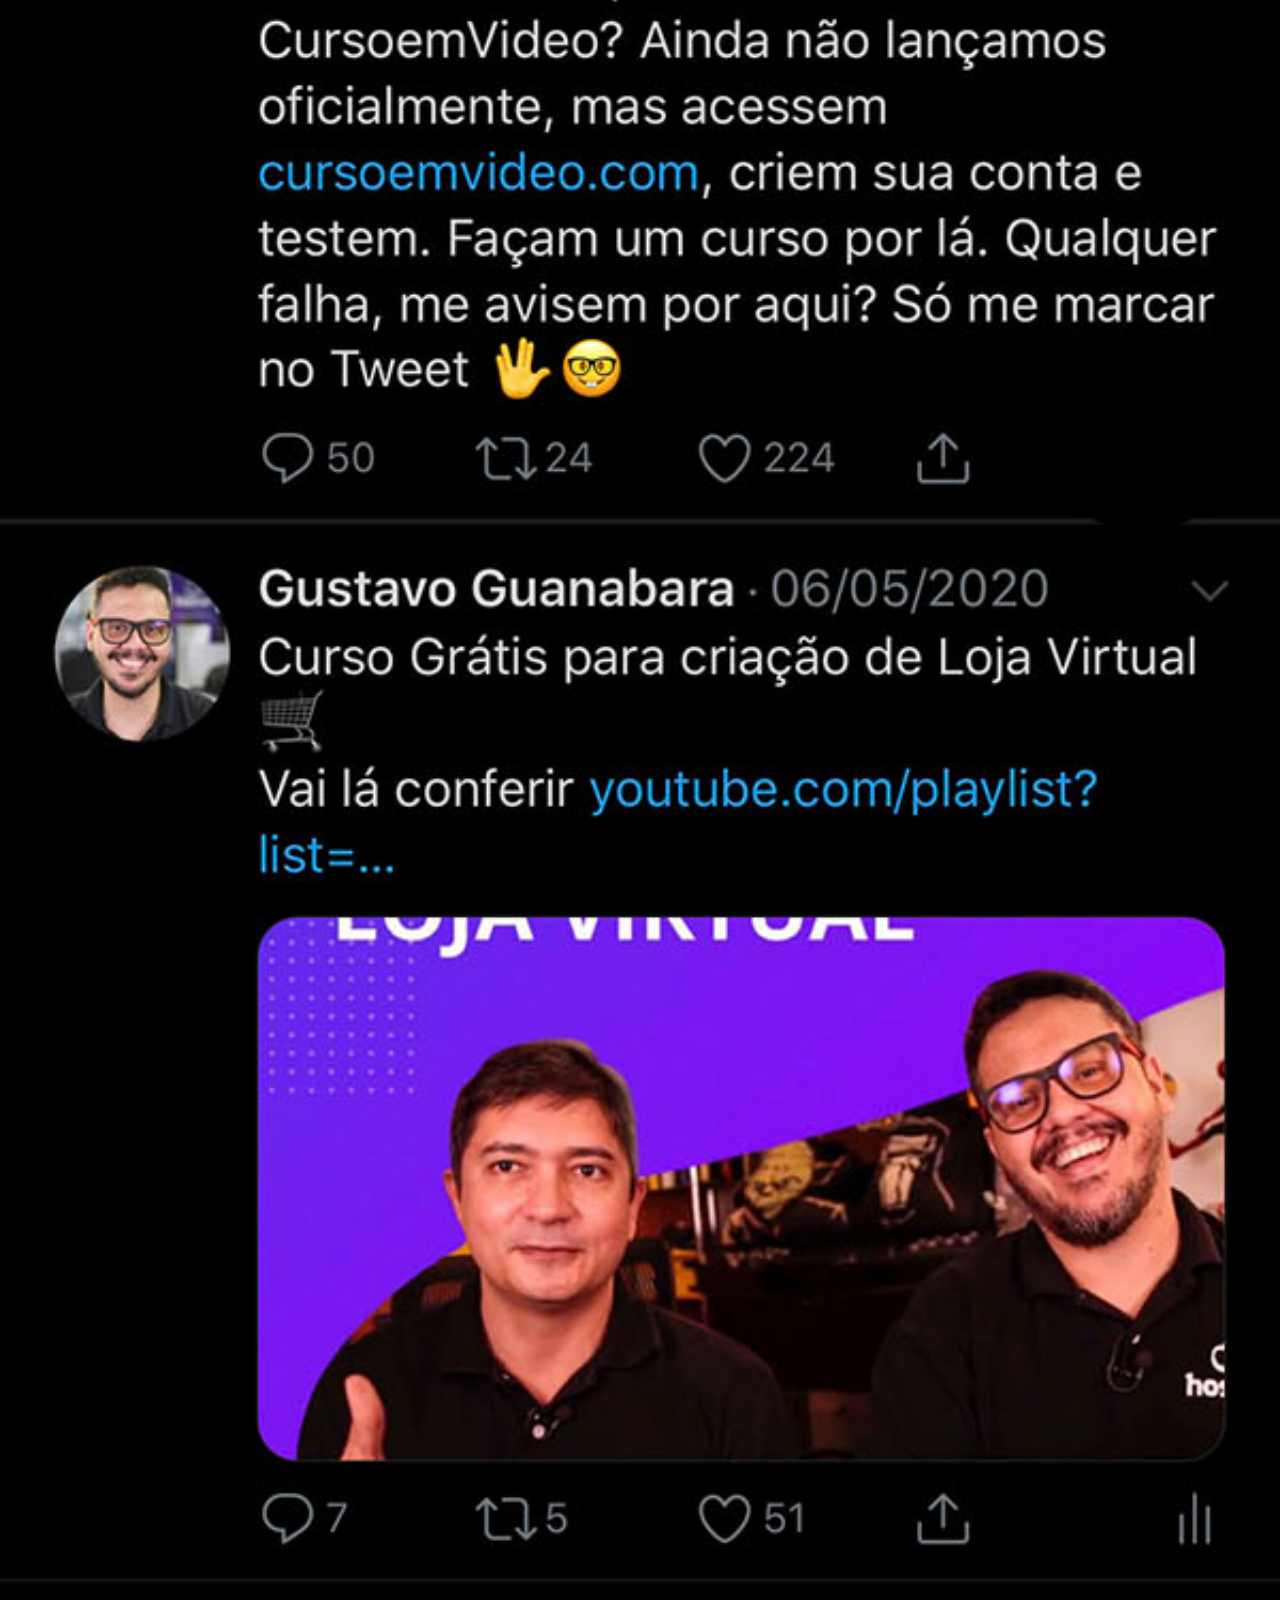
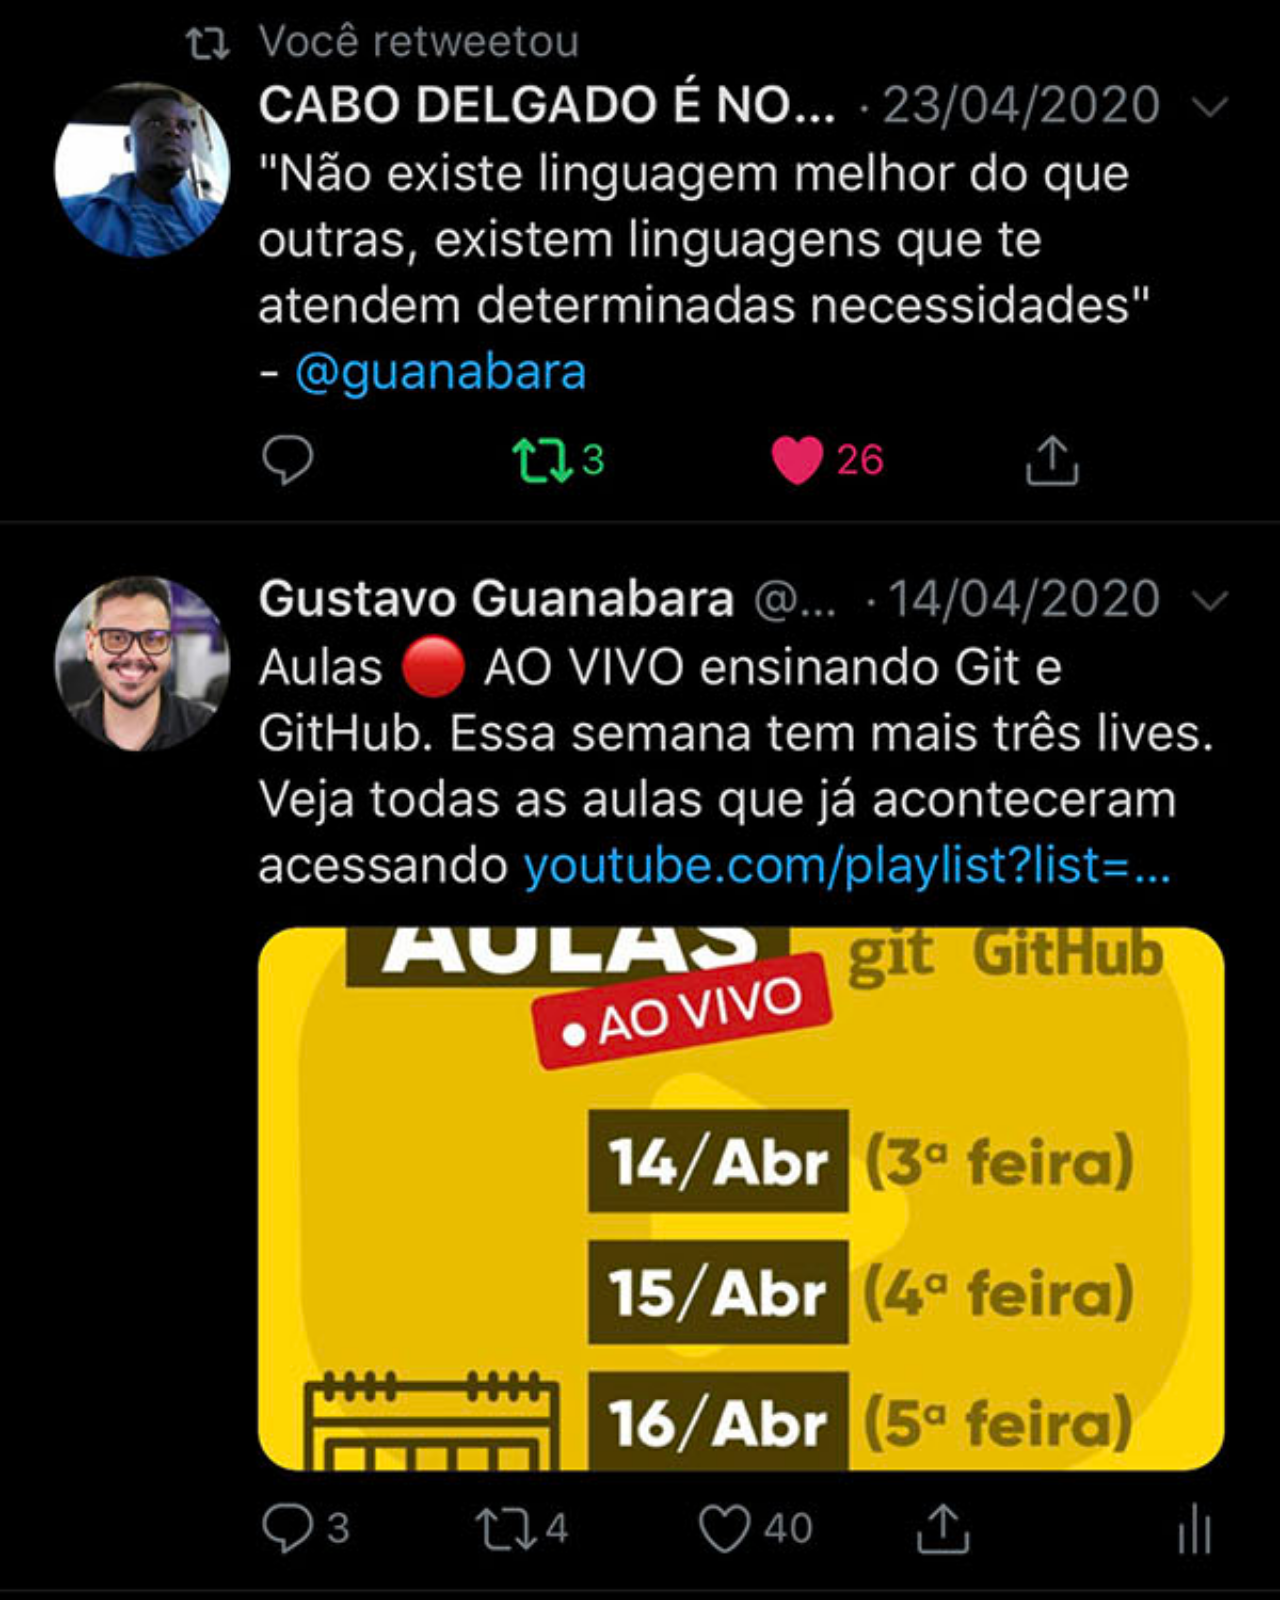
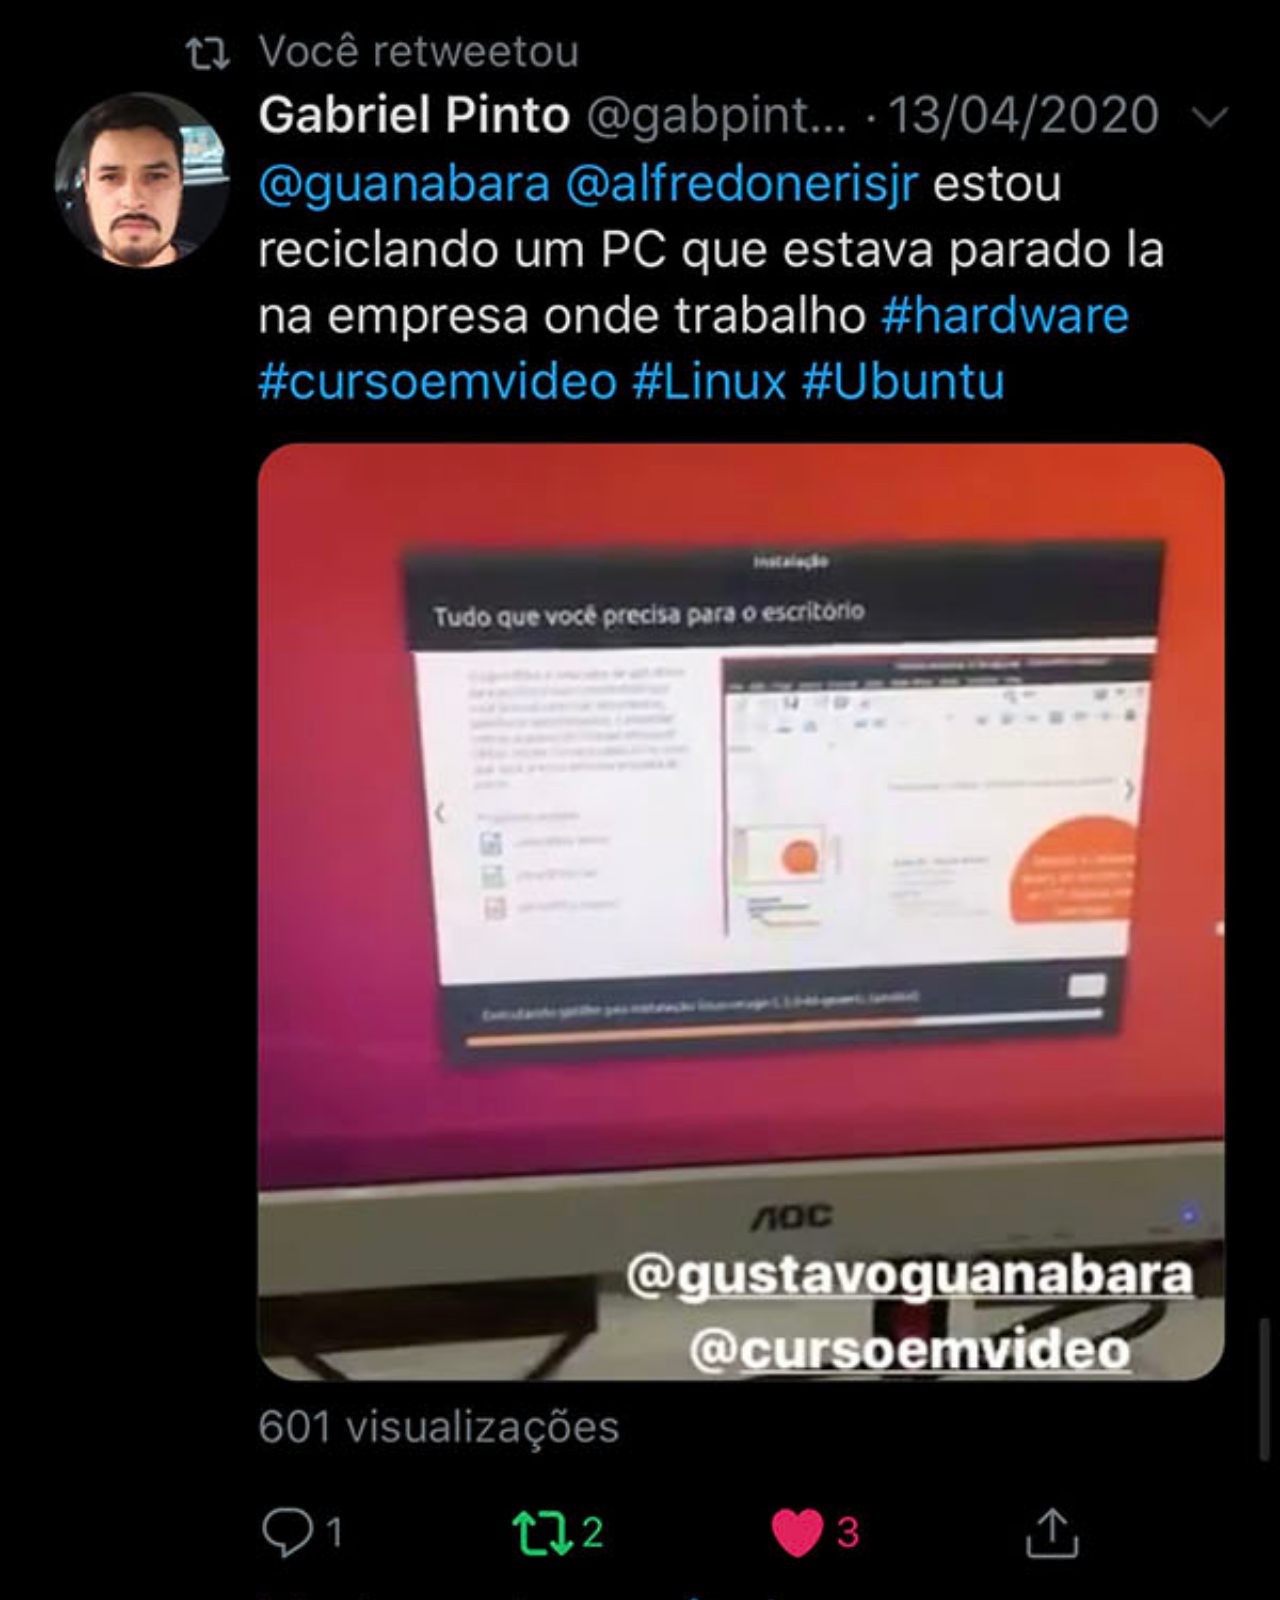
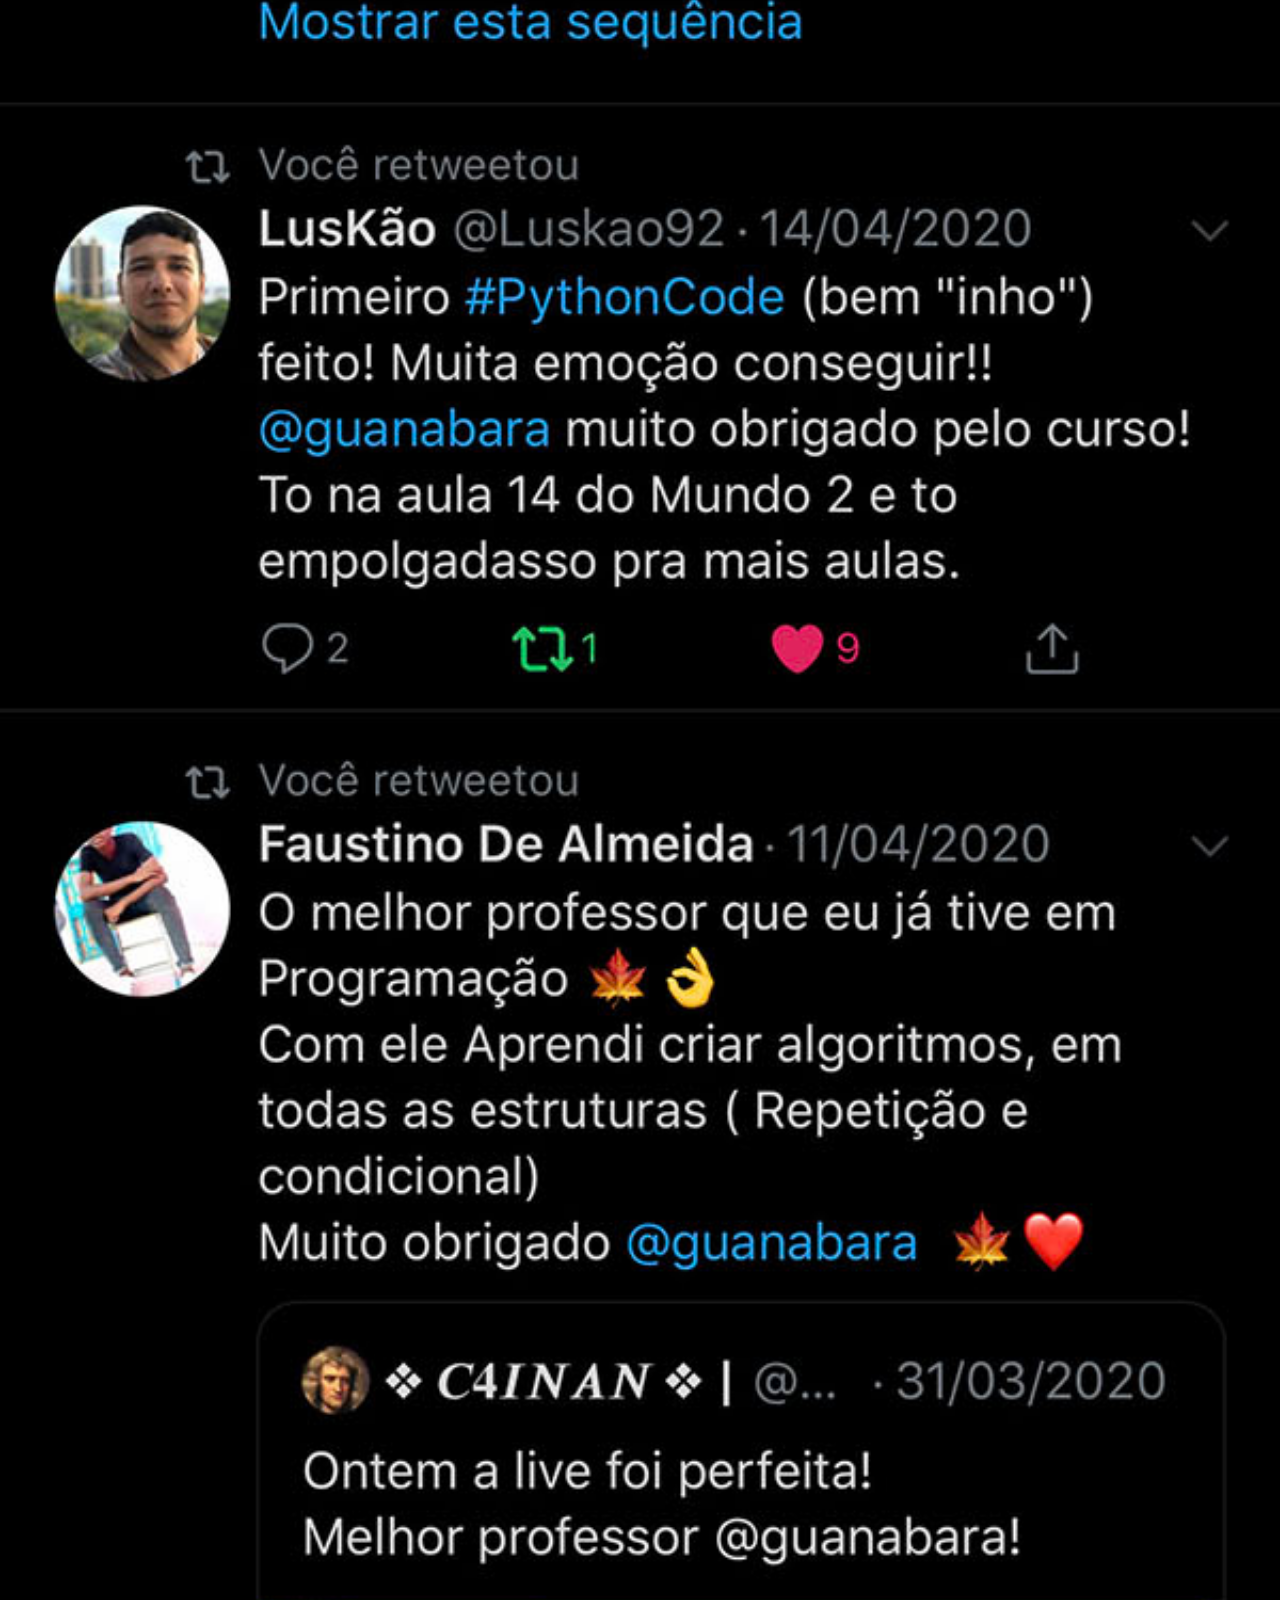
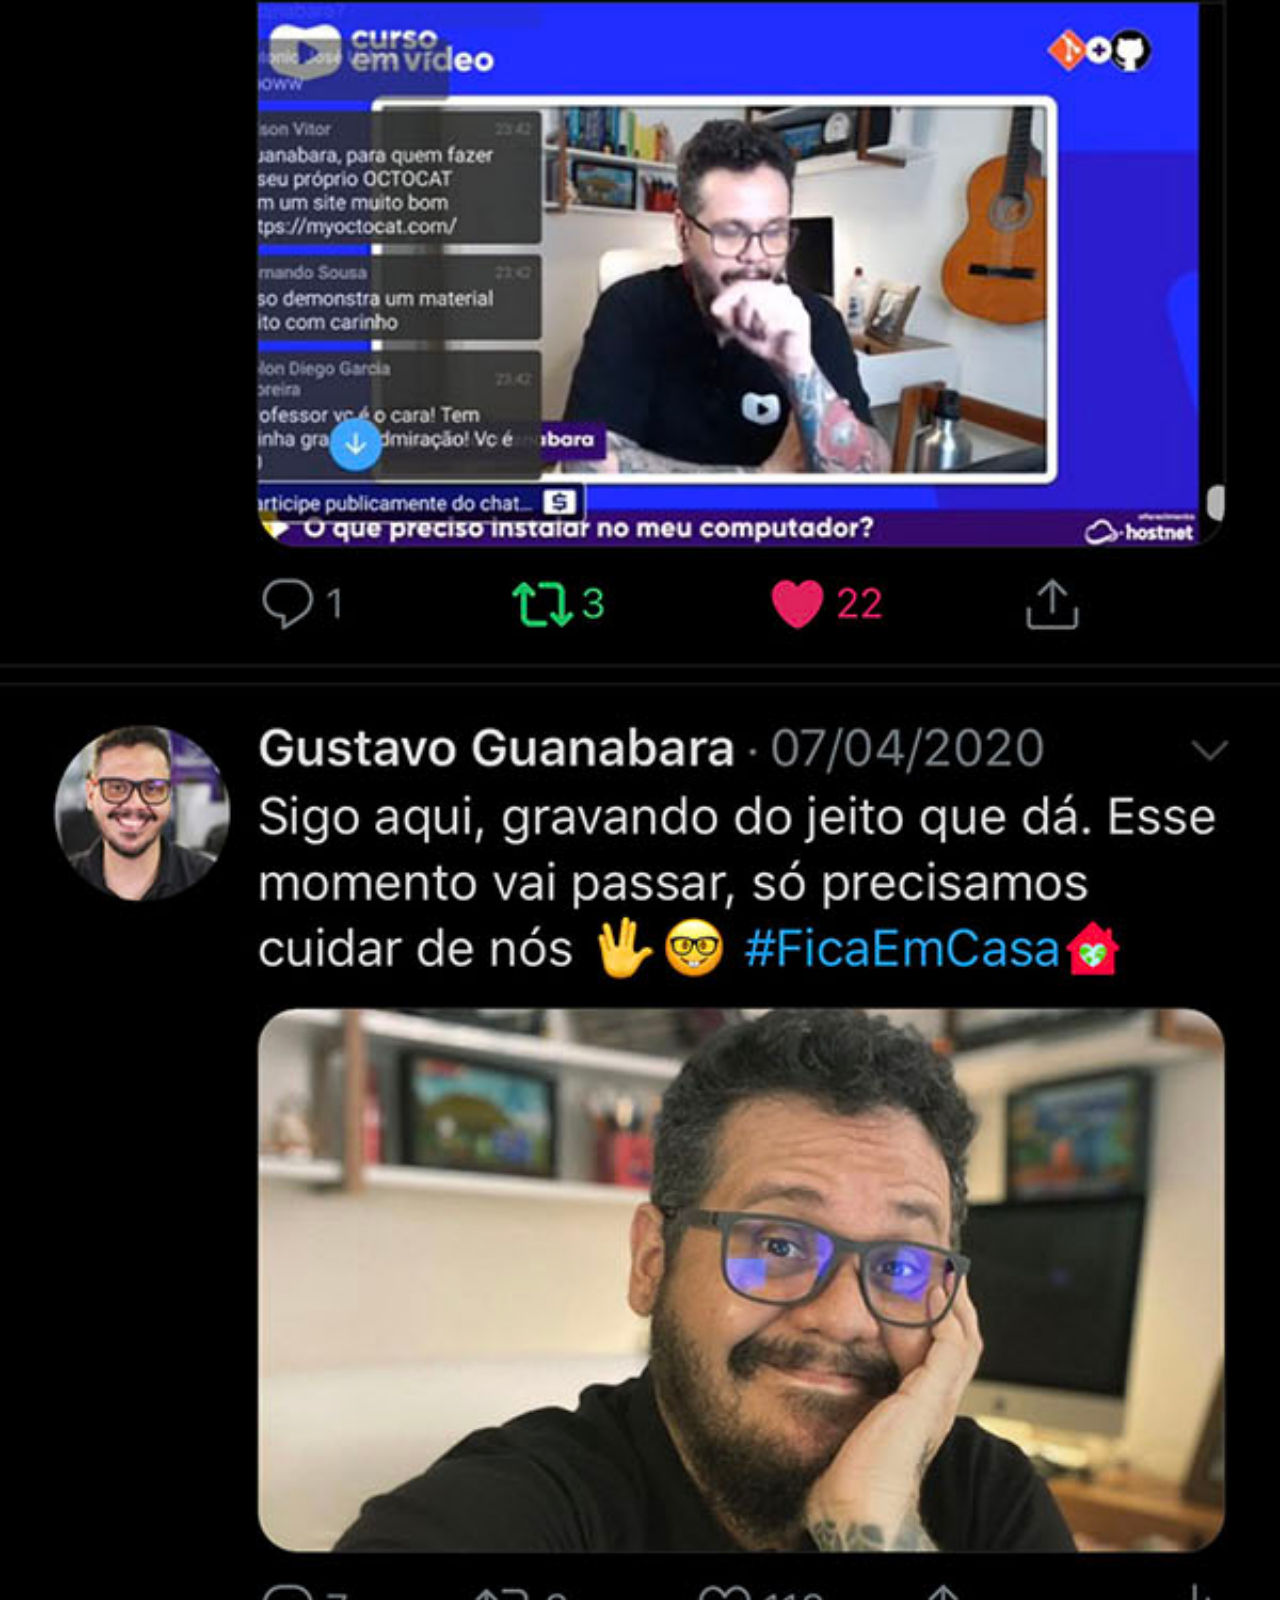
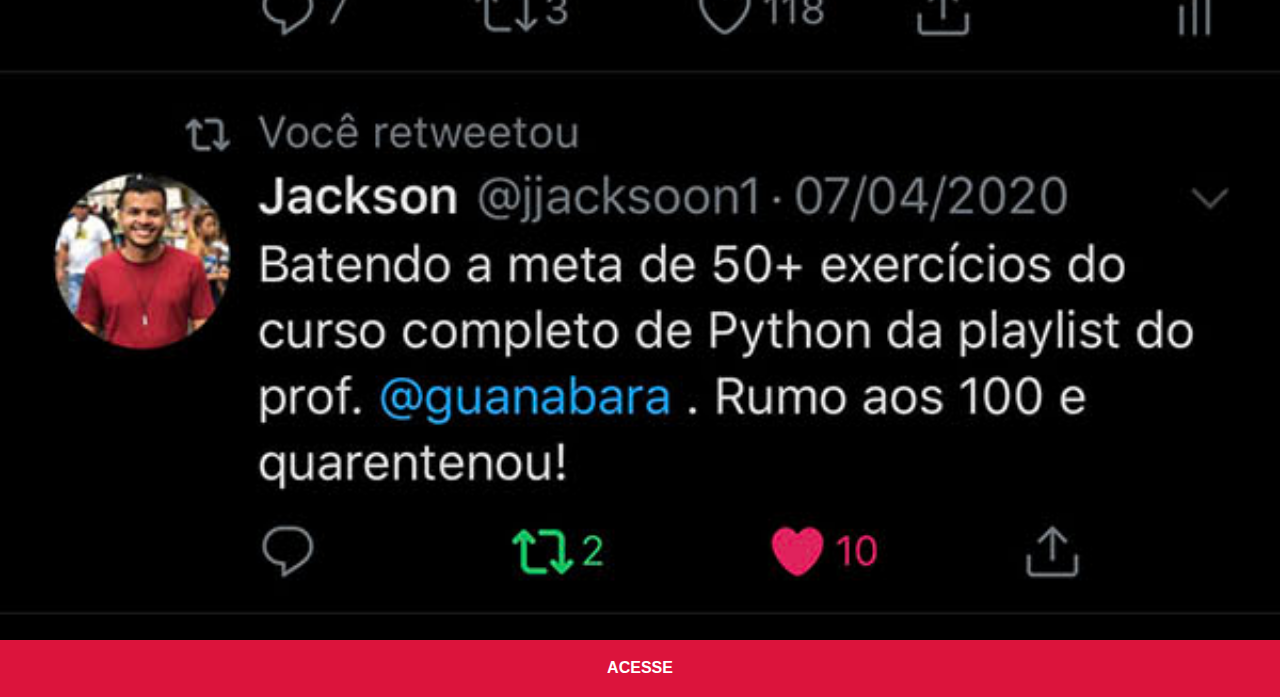
<file: twiiter.html>
<!DOCTYPE html>
<html lang="pt-br">
<head>
    <meta charset="UTF-8">
    <meta name="viewport" content="width=device-width, initial-scale=1.0">
    <title>Twiiter</title>
 <link rel="stylesheet" href="estilos/social.css">
    </style>
</head>
<body>
    <img src="imagens/tela-twitter.jpg" alt="Twiiter">
    <a href="https://x.com/guanabara" target="_blank">ACESSE</a>
</body>
</html>
</file>
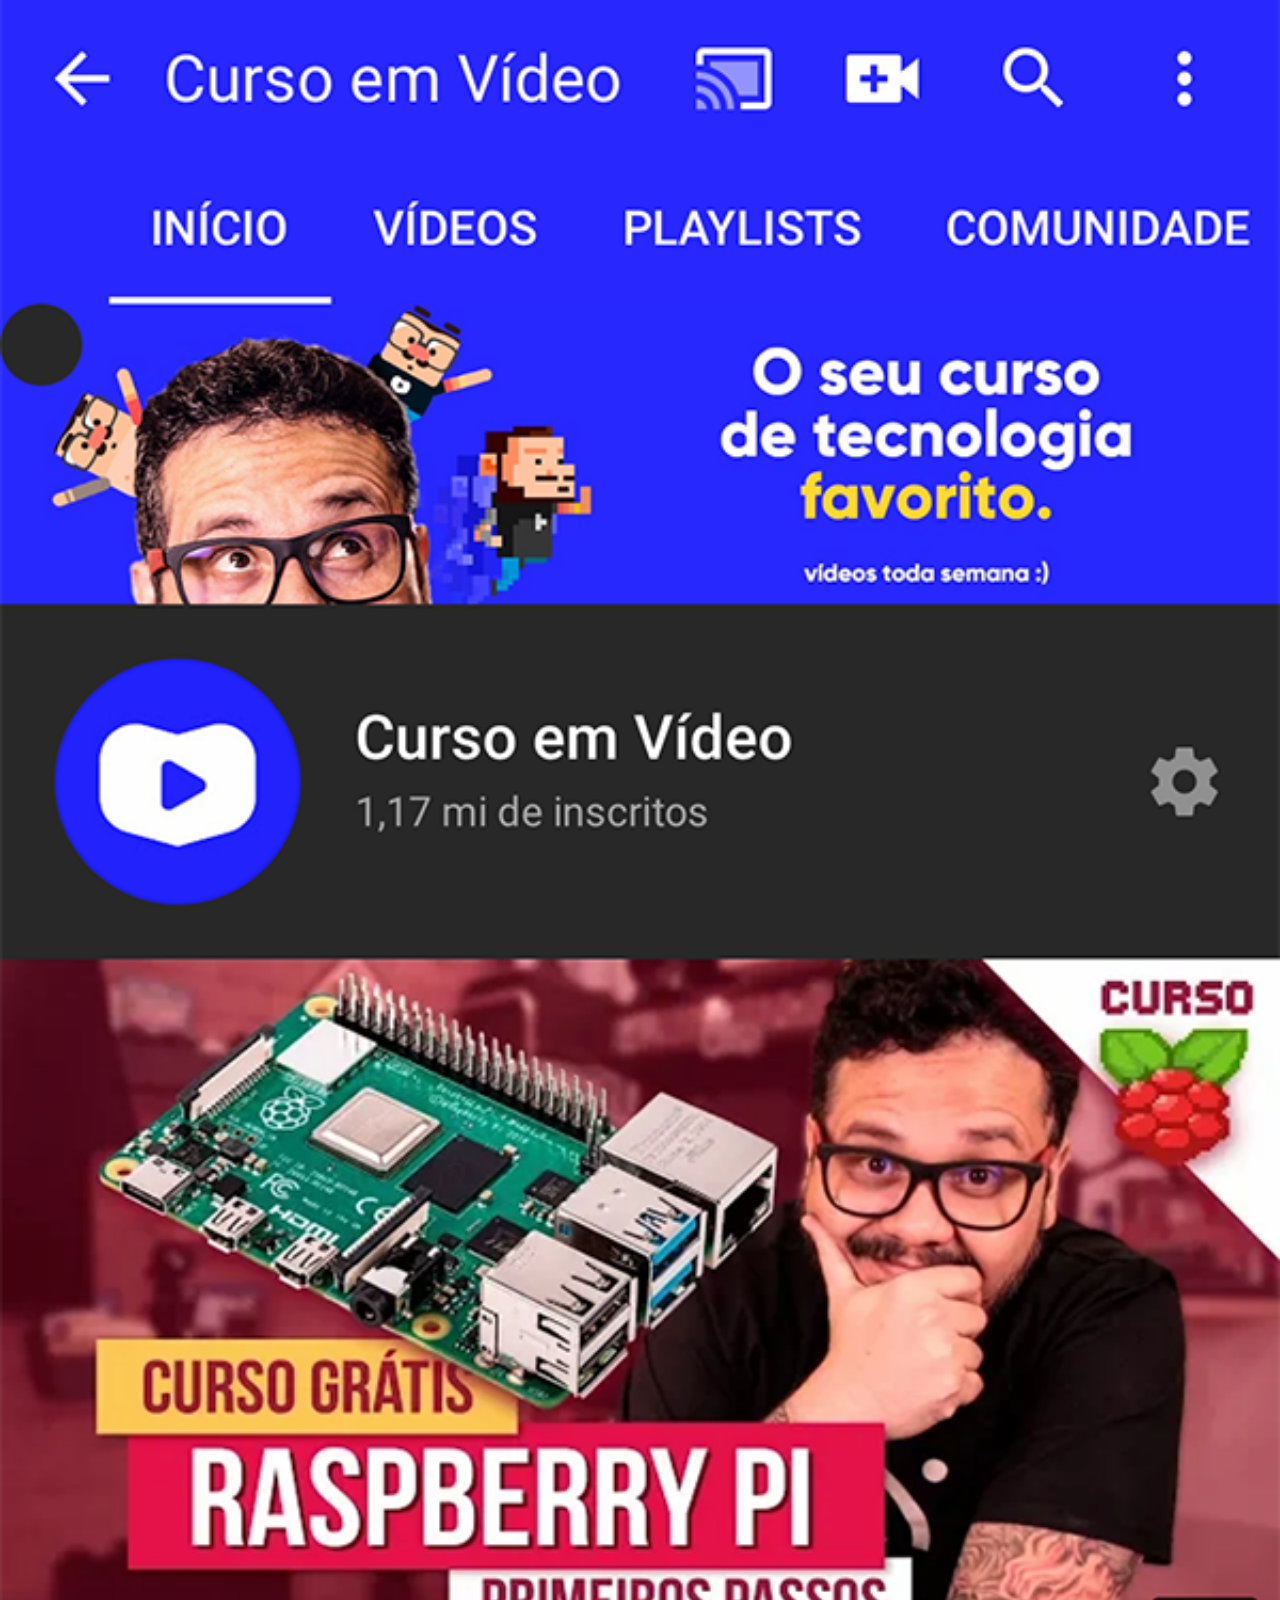
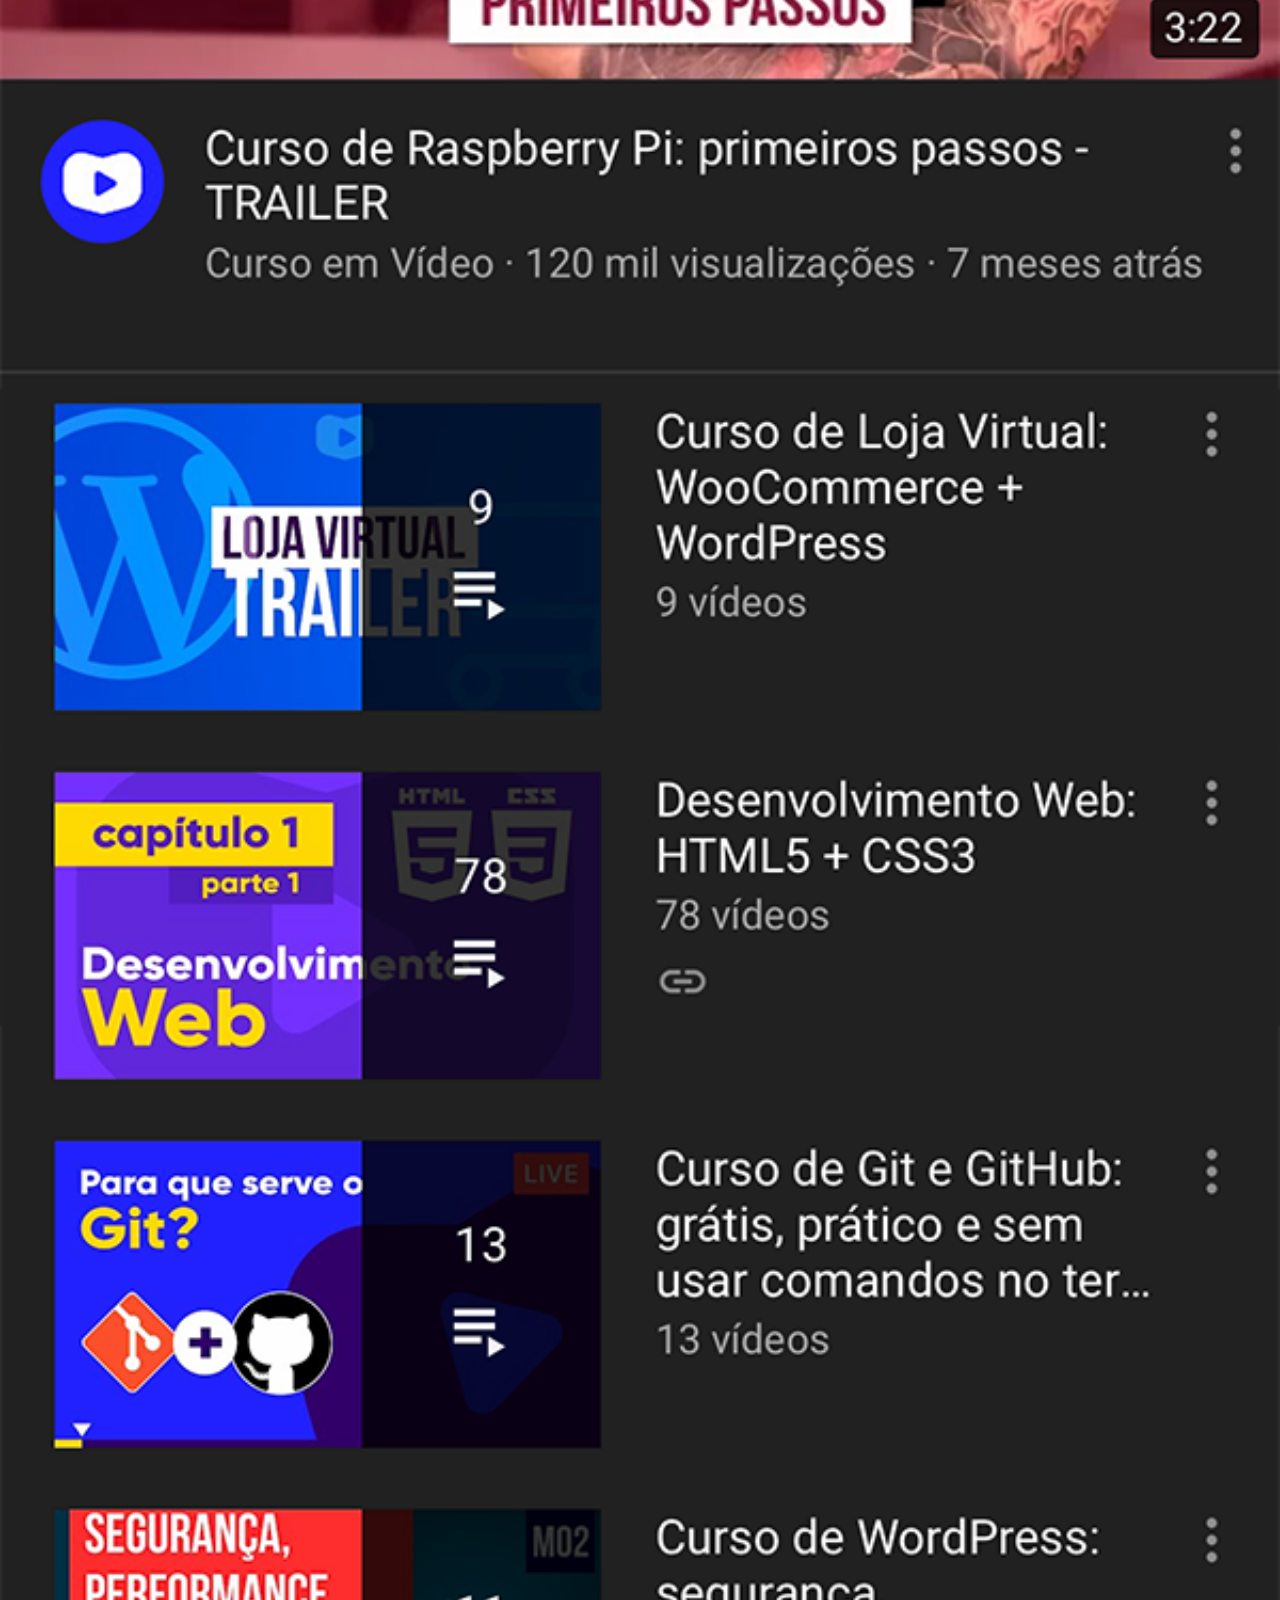
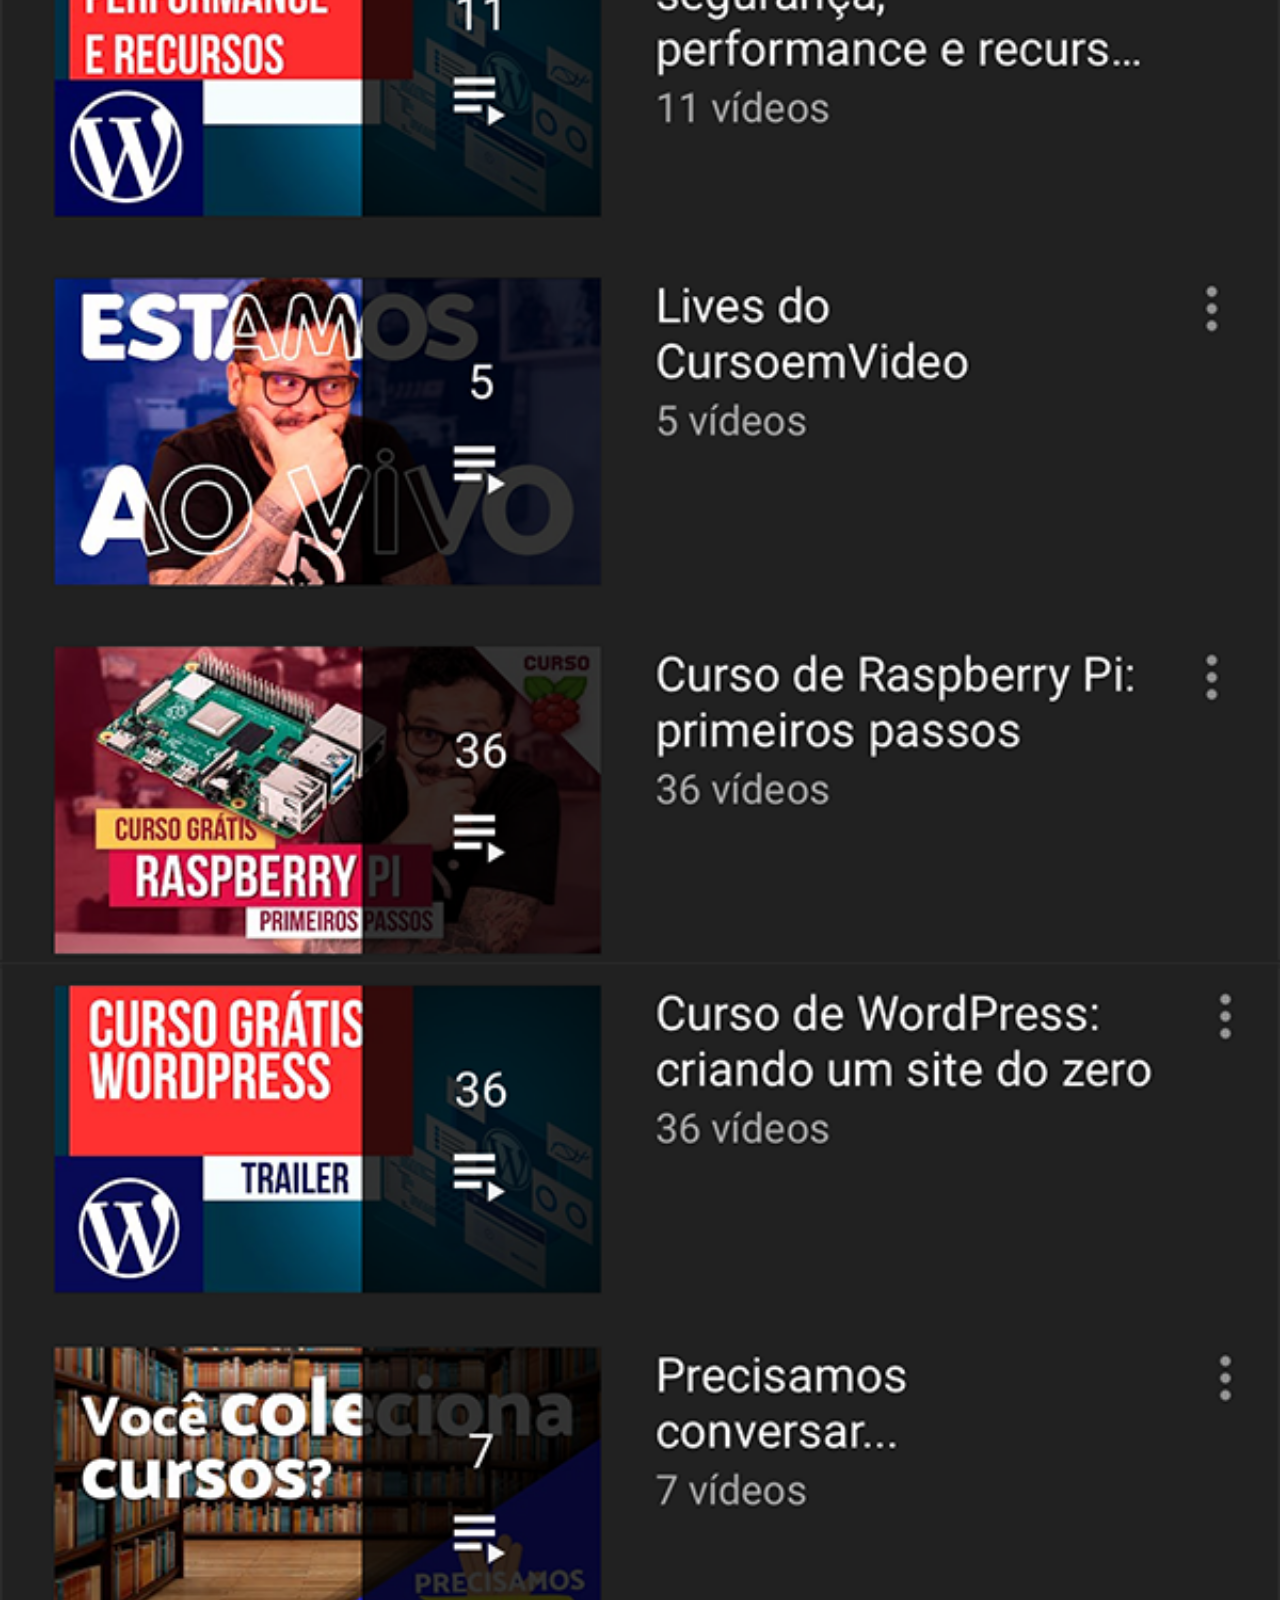
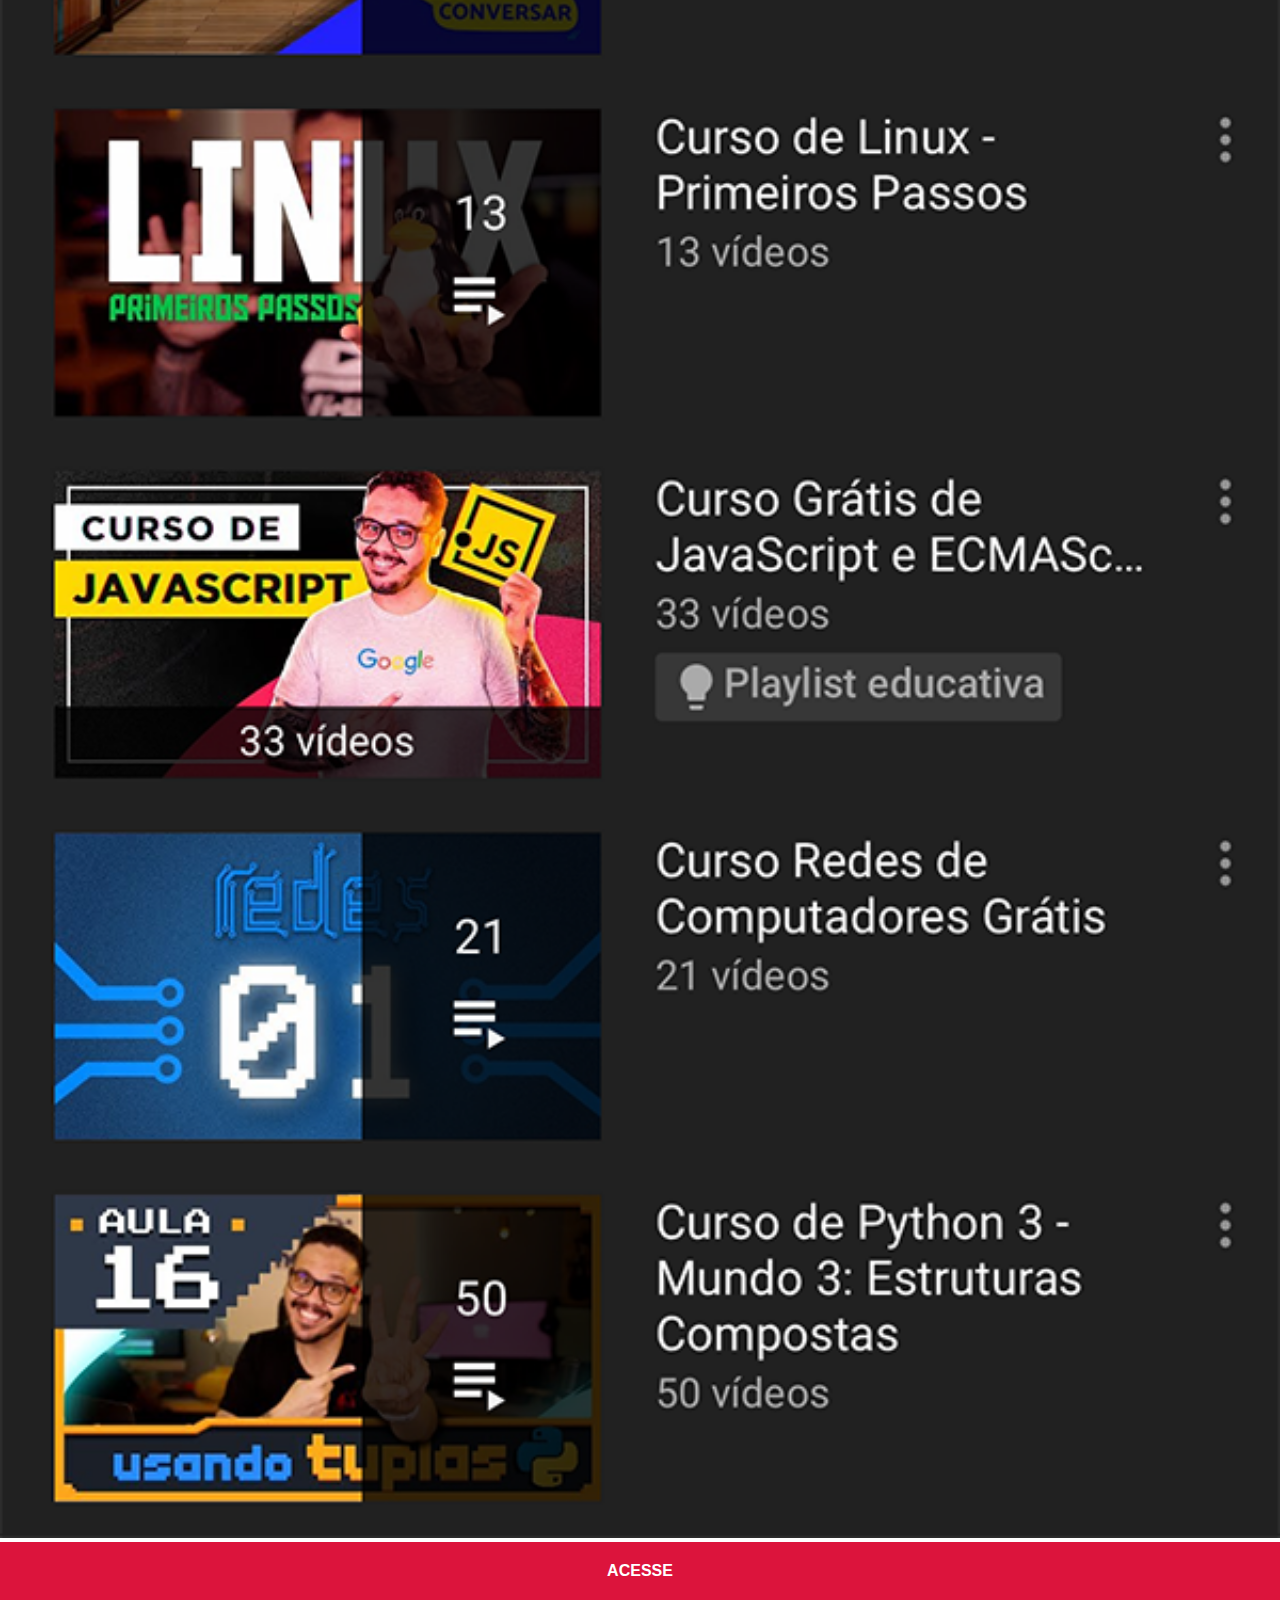
<file: youtube.html>
<!DOCTYPE html>
<html lang="pt-br">
<head>
    <meta charset="UTF-8">
    <meta name="viewport" content="width=device-width, initial-scale=1.0">
    <title>YouTube</title>
    <style>
        * {margin: 0px; padding: 0px; font-family: Arial, Helvetica, sans-serif;}
        img {width: 100vw;}
        a {
            display: block;
            background-color: crimson;
            padding: 20px;
            text-align: center;
            font-weight: bolder;
            text-decoration: none;
            color: white;
        }

        ::-webkit-scrollbar {width: 0px; height: 0px;}
    </style>
</head>
<body>
    <img src="imagens/tela-youtube.png" alt="YouTube">
    <a href="https://www.youtube.com/c/CursoemVídeo/playlists" target="_blank">ACESSE</a>
</body>
</html>
</file>
<file: estilos/style.css>
@charset "UTF-8";

* {margin: 0px; padding: 0px; font-family: Arial, Helvetica, sans-serif;}

html, body {
    width: 100vw; 
    height: 100vh; 
    background: url(../imagens/fundo-madeira.jpg) no-repeat;
    background-size: cover;
    background-attachment: fixed;
    background-position: top center ;}

main {position: relative; height: 100vh;}

section#telefone {
    position: absolute;
    top: 50%;
    left: 50%;
    transform: translate(-50%, -50%);
    height: 627px; 
    width: 311px; 
    background-color: crimson;
    background: url(../imagens/frame-iphone.png) no-repeat;}

    iframe#tela {
        position: relative;
        top: 80px;
        left: 21px;
        height: 471px;
        width: 267px;
    }
    section#redes-sociais {
        text-align: right;
    }
    section#redes-sociais img {
        width: 50px;
        margin: 10px;
        border-radius: 30%;
        box-shadow: 2px 2px 5px rgba(0, 0, 0, 0.404);
        box-sizing: border-box;
    }
    section#redes-sociais img:hover {
        border: 2px solid rgba(255, 255, 255, 0.61);
        transform: translate(-3px, -3px);
        box-shadow: 5px 5px 10px rgba(0, 0, 0, 0.507);
        transition: transform 0.2s;   
    }
</file>
<file: estilos/social.css>
@charset "UTF-8";

* {margin: 0px; padding: 0px; font-family: Arial, Helvetica, sans-serif;}

img {width: 100vw;}

a {
            display: block;
            background-color: crimson;
            padding: 20px;
            text-align: center;
            font-weight: bolder;
            text-decoration: none;
            color: white;
            transition: 1s background-color;
            margin-top: -5px;
}

a:hover {background-color: red;}

::-webkit-scrollbar {width: 0px; height: 0px;}
</file>
